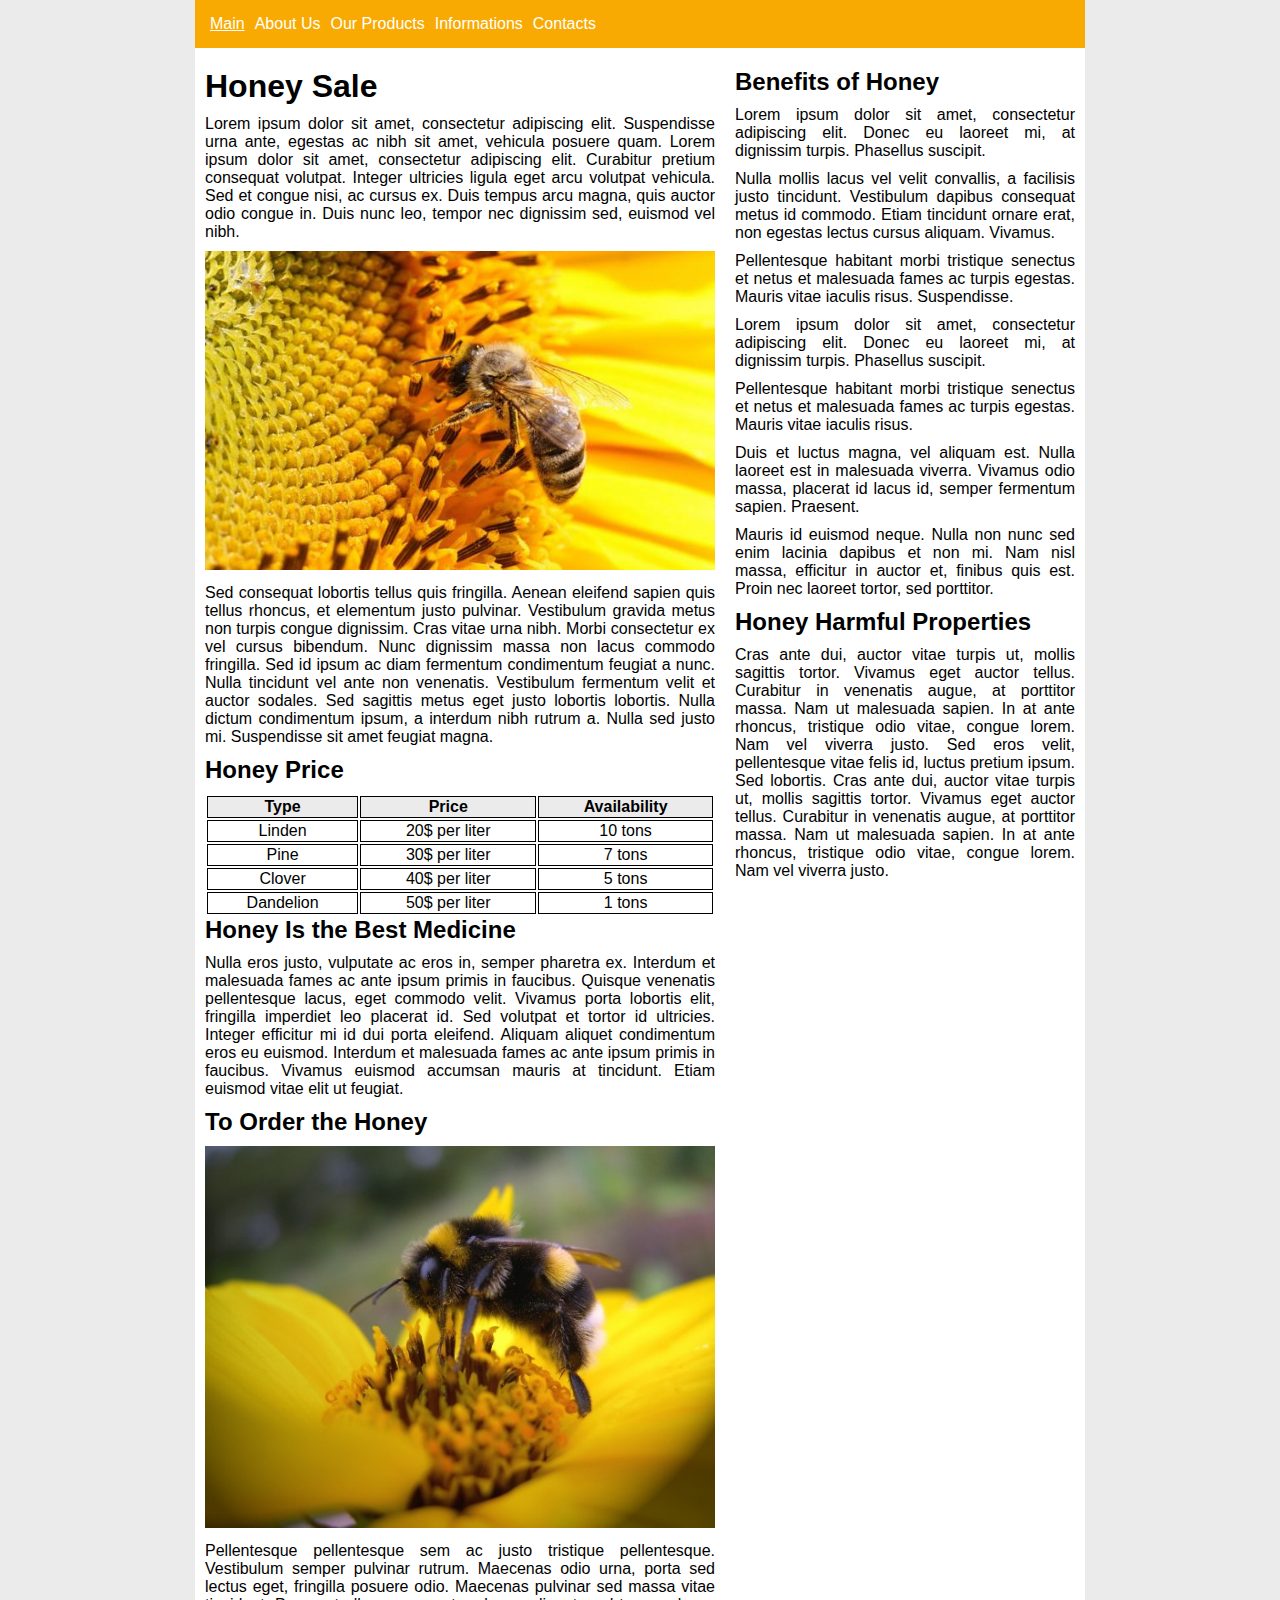
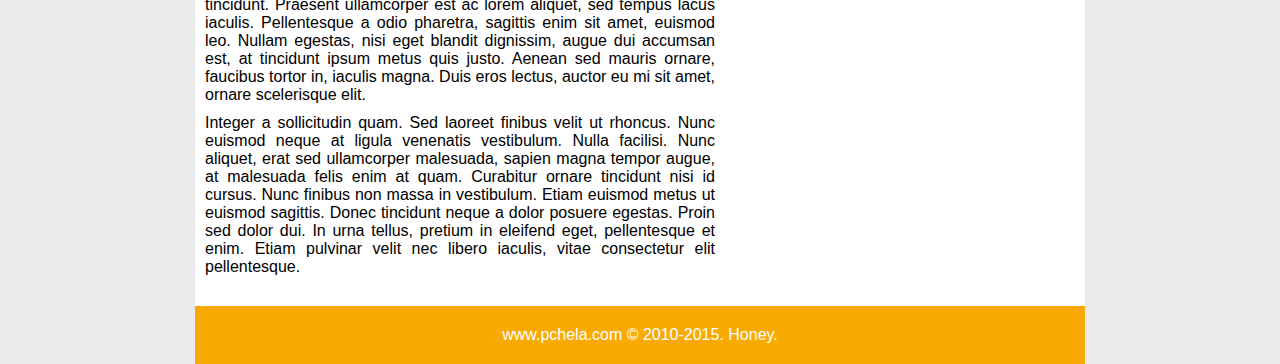
<file: beeweb-1/index.html>
<!DOCTYPE html>
<html lang="en">
<head>
    <meta charset="UTF-8">
    <meta name="viewport" content="width=device-width, initial-scale=1.0">
    <title>Document</title>
    <link rel="stylesheet" href="style.CSS">
</head>
<body>
    <div id="wrapper">
        <header id="header">
            <nav id="menu">
                <a href="#" class="active">Main</a>
                <a href="#">About Us</a>
                <a href="#">Our Products</a>
                <a href="#">Informations</a>
                <a href="#">Contacts</a>
            </nav>
        </header>
        <main id="main">
            <aside id="left">
                <section class="sale">
                    <h1>Honey Sale</h1>
                    <p>Lorem ipsum dolor sit amet, consectetur adipiscing elit. Suspendisse urna ante, egestas ac nibh sit amet, vehicula posuere quam. Lorem ipsum dolor sit amet, consectetur adipiscing elit. Curabitur pretium consequat volutpat. Integer ultricies ligula eget arcu volutpat vehicula. Sed et congue nisi, ac cursus ex. Duis tempus arcu magna, quis auctor odio congue in. Duis nunc leo, tempor nec dignissim sed, euismod vel nibh.</p>
                    <img src="img/bee.jpg" alt="bee">
                    <p>Sed consequat lobortis tellus quis fringilla. Aenean eleifend sapien quis tellus rhoncus, et elementum justo pulvinar. Vestibulum gravida metus non turpis congue dignissim. Cras vitae urna nibh. Morbi consectetur ex vel cursus bibendum. Nunc dignissim massa non lacus commodo fringilla. Sed id ipsum ac diam fermentum condimentum feugiat a nunc. Nulla tincidunt vel ante non venenatis. Vestibulum fermentum velit et auctor sodales. Sed sagittis metus eget justo lobortis lobortis. Nulla dictum condimentum ipsum, a interdum nibh rutrum a. Nulla sed justo mi. Suspendisse sit amet feugiat magna.</p>
                </section>
                <section class="price">
                    <h2>Honey Price</h2>
                    <table class="price">
                        <tr>
                            <th>Type</th>
                            <th>Price</th>
                            <th>Availability</th>
                        </tr>
                        <tr>
                            <td>Linden</td>
                            <td>20$ per liter</td>
                            <td>10 tons</td>
                        </tr>
                        <tr>
                            <td>Pine</td>
                            <td>30$ per liter</td>
                            <td>7 tons</td>
                        </tr>
                        <tr>
                            <td>Clover</td>
                            <td>40$ per liter</td>
                            <td>5 tons</td>
                        </tr>
                        <tr>
                            <td>Dandelion</td>
                            <td>50$ per liter</td>
                            <td>1 tons</td>
                        </tr>
                    </table>
                </section>
                <section class="medicine">
                    <h2>Honey Is the Best Medicine</h2>
                    <p>Nulla eros justo, vulputate ac eros in, semper pharetra ex. Interdum et malesuada fames ac ante ipsum primis in faucibus. Quisque venenatis pellentesque lacus, eget commodo velit. Vivamus porta lobortis elit, fringilla imperdiet leo placerat id. Sed volutpat et tortor id ultricies. Integer efficitur mi id dui porta eleifend. Aliquam aliquet condimentum eros eu euismod. Interdum et malesuada fames ac ante ipsum primis in faucibus. Vivamus euismod accumsan mauris at tincidunt. Etiam euismod vitae elit ut feugiat.</p>
                </section>
                <section class="order">
                    <h2>To Order the Honey</h2>
                    <img src="img/bee2.jpg" alt="bee">
                    <p>Pellentesque pellentesque sem ac justo tristique pellentesque. Vestibulum semper pulvinar rutrum. Maecenas odio urna, porta sed lectus eget, fringilla posuere odio. Maecenas pulvinar sed massa vitae tincidunt. Praesent ullamcorper est ac lorem aliquet, sed tempus lacus iaculis. Pellentesque a odio pharetra, sagittis enim sit amet, euismod leo. Nullam egestas, nisi eget blandit dignissim, augue dui accumsan est, at tincidunt ipsum metus quis justo. Aenean sed mauris ornare, faucibus tortor in, iaculis magna. Duis eros lectus, auctor eu mi sit amet, ornare scelerisque elit.</p>
                    <p>Integer a sollicitudin quam. Sed laoreet finibus velit ut rhoncus. Nunc euismod neque at ligula venenatis vestibulum. Nulla facilisi. Nunc aliquet, erat sed ullamcorper malesuada, sapien magna tempor augue, at malesuada felis enim at quam. Curabitur ornare tincidunt nisi id cursus. Nunc finibus non massa in vestibulum. Etiam euismod metus ut euismod sagittis. Donec tincidunt neque a dolor posuere egestas. Proin sed dolor dui. In urna tellus, pretium in eleifend eget, pellentesque et enim. Etiam pulvinar velit nec libero iaculis, vitae consectetur elit pellentesque.</p>

                </section>
            </aside>
            <aside id="right">
                <section class="benefits">
                    <h2>Benefits of Honey</h2>
                    <p>Lorem ipsum dolor sit amet, consectetur adipiscing elit. Donec eu laoreet mi, at dignissim turpis. Phasellus suscipit.</p>
                    <p>Nulla mollis lacus vel velit convallis, a facilisis justo tincidunt. Vestibulum dapibus consequat metus id commodo. Etiam tincidunt ornare erat, non egestas lectus cursus aliquam. Vivamus.</p>
                    <p>Pellentesque habitant morbi tristique senectus et netus et malesuada fames ac turpis egestas. Mauris vitae iaculis risus. Suspendisse.</p>
                    <p>Lorem ipsum dolor sit amet, consectetur adipiscing elit. Donec eu laoreet mi, at dignissim turpis. Phasellus suscipit.</p>
                    <p>Pellentesque habitant morbi tristique senectus et netus et malesuada fames ac turpis egestas. Mauris vitae iaculis risus.</p>
                    <p>Duis et luctus magna, vel aliquam est. Nulla laoreet est in malesuada viverra. Vivamus odio massa, placerat id lacus id, semper fermentum sapien. Praesent.</p>
                    <p>Mauris id euismod neque. Nulla non nunc sed enim lacinia dapibus et non mi. Nam nisl massa, efficitur in auctor et, finibus quis est. Proin nec laoreet tortor, sed porttitor.</p>
                </section>
                <section class="properties">
                    <h2>Honey Harmful Properties</h2>
                    <p>Cras ante dui, auctor vitae turpis ut, mollis sagittis tortor. Vivamus eget auctor tellus. Curabitur in venenatis augue, at porttitor massa. Nam ut malesuada sapien. In at ante rhoncus, tristique odio vitae, congue lorem. Nam vel viverra justo. Sed eros velit, pellentesque vitae felis id, luctus pretium ipsum. Sed lobortis.

                        Cras ante dui, auctor vitae turpis ut, mollis sagittis tortor. Vivamus eget auctor tellus. Curabitur in venenatis augue, at porttitor massa. Nam ut malesuada sapien. In at ante rhoncus, tristique odio vitae, congue lorem. Nam vel viverra justo.</p>

                </section>
                
            </aside>
        </main>
        <footer id="footer">
            www.pchela.com © 2010-2015. Honey.
        </footer>   
    </div>    
    </body>
</html>
</file>
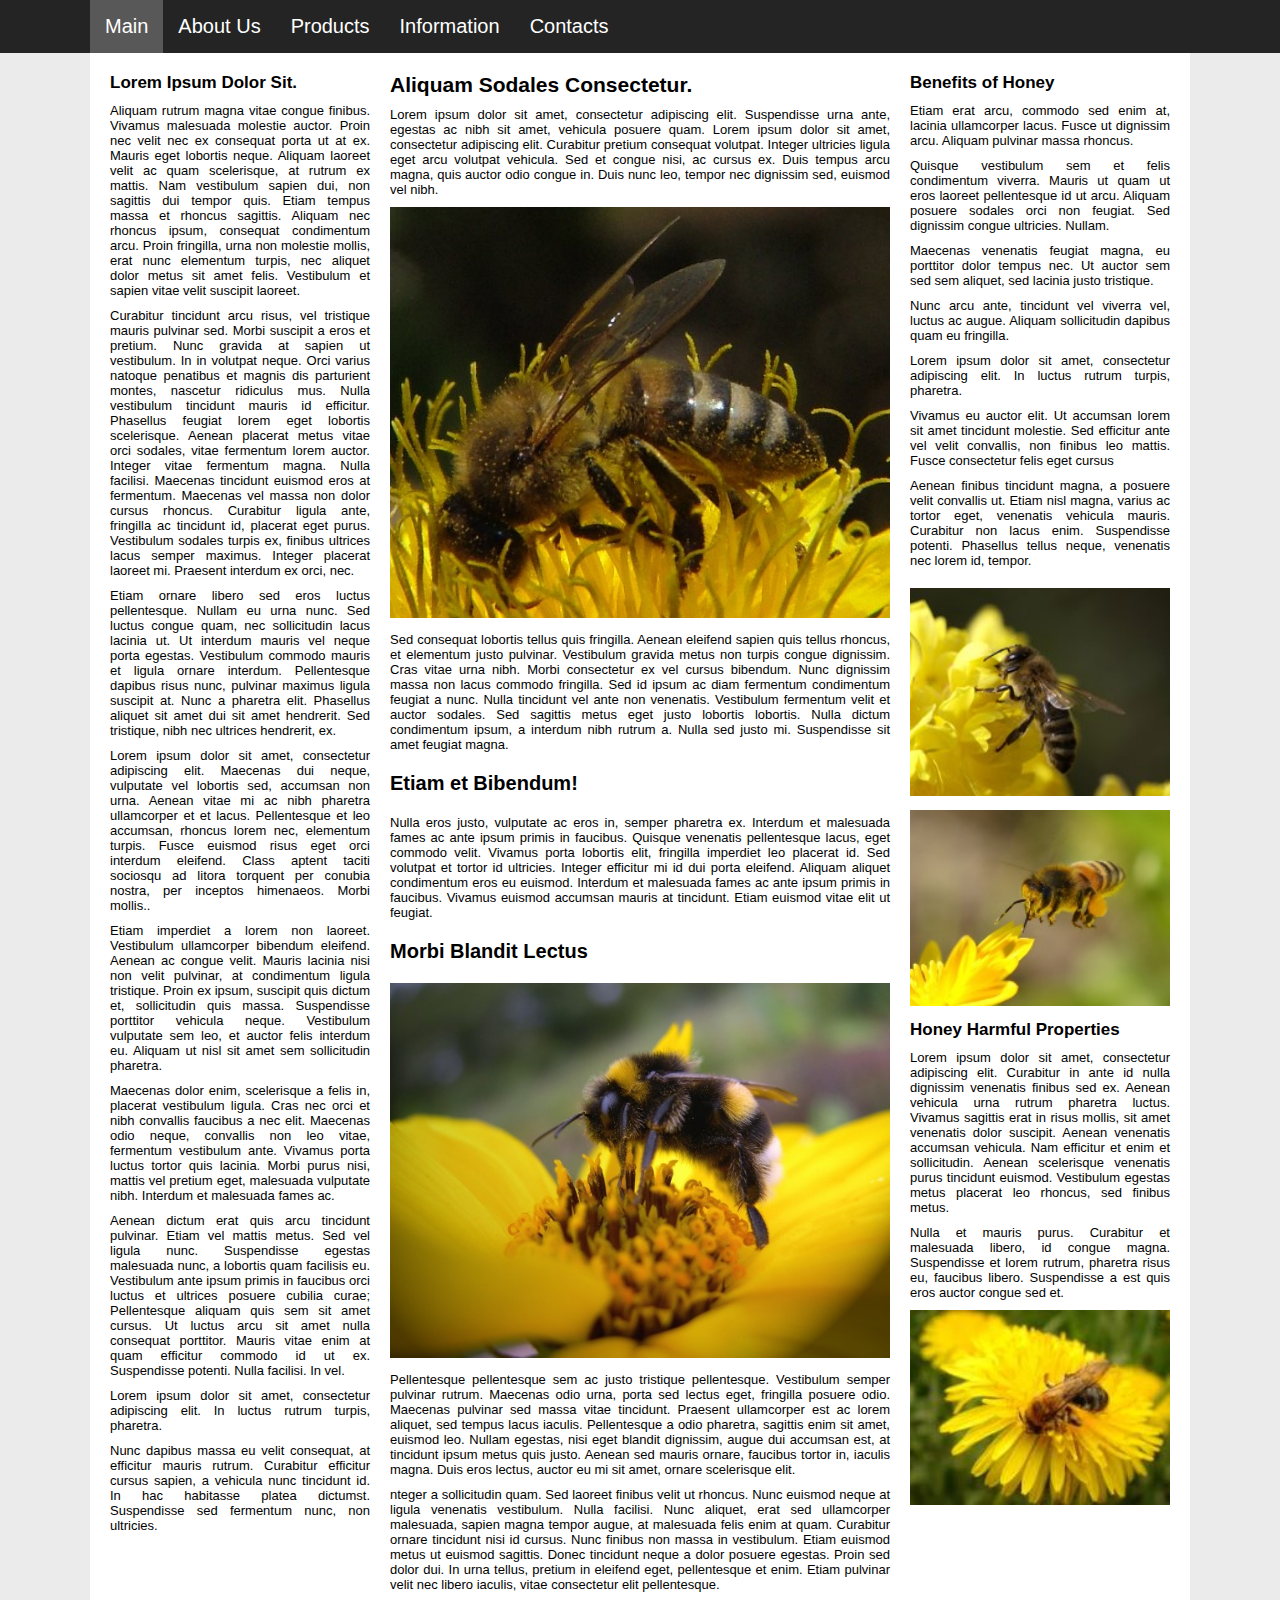
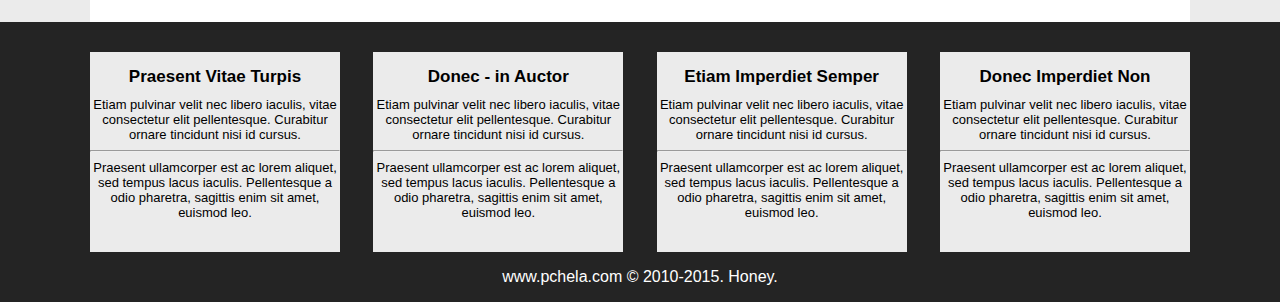
<file: beeweb-2/index.html>
<!DOCTYPE html>
<html lang="en">
<head>
    <meta charset="UTF-8">
    <meta name="viewport" content="width=device-width, initial-scale=1.0">
    <title>Document</title>
    <link rel="stylesheet" href="style.CSS">
</head>
    <body>
        <header id="header">
            <nav id="menu">
                <a href="" class="active">Main</a>
                <a href="">About Us</a>
                <a href="">Products</a>
                <a href="">Information</a>
                <a href="">Contacts</a>
            </nav>
        </header>
        <div class="wrapper">
            <aside id="left">
                <h2>Lorem Ipsum Dolor Sit.</h2>
                <p>Aliquam rutrum magna vitae congue finibus. Vivamus malesuada molestie auctor. Proin nec velit nec ex consequat porta ut at ex. Mauris eget lobortis neque. Aliquam laoreet velit ac quam scelerisque, at rutrum ex mattis. Nam vestibulum sapien dui, non sagittis dui tempor quis. Etiam tempus massa et rhoncus sagittis. Aliquam nec rhoncus ipsum, consequat condimentum arcu. Proin fringilla, urna non molestie mollis, erat nunc elementum turpis, nec aliquet dolor metus sit amet felis. Vestibulum et sapien vitae velit suscipit laoreet.</p>
                <p>Curabitur tincidunt arcu risus, vel tristique mauris pulvinar sed. Morbi suscipit a eros et pretium. Nunc gravida at sapien ut vestibulum. In in volutpat neque. Orci varius natoque penatibus et magnis dis parturient montes, nascetur ridiculus mus. Nulla vestibulum tincidunt mauris id efficitur. Phasellus feugiat lorem eget lobortis scelerisque. Aenean placerat metus vitae orci sodales, vitae fermentum lorem auctor. Integer vitae fermentum magna. Nulla facilisi. Maecenas tincidunt euismod eros at fermentum. Maecenas vel massa non dolor cursus rhoncus. Curabitur ligula ante, fringilla ac tincidunt id, placerat eget purus. Vestibulum sodales turpis ex, finibus ultrices lacus semper maximus. Integer placerat laoreet mi. Praesent interdum ex orci, nec.</p>
                <p>Etiam ornare libero sed eros luctus pellentesque. Nullam eu urna nunc. Sed luctus congue quam, nec sollicitudin lacus lacinia ut. Ut interdum mauris vel neque porta egestas. Vestibulum commodo mauris et ligula ornare interdum. Pellentesque dapibus risus nunc, pulvinar maximus ligula suscipit at. Nunc a pharetra elit. Phasellus aliquet sit amet dui sit amet hendrerit. Sed tristique, nibh nec ultrices hendrerit, ex.</p>
                <p>Lorem ipsum dolor sit amet, consectetur adipiscing elit. Maecenas dui neque, vulputate vel lobortis sed, accumsan non urna. Aenean vitae mi ac nibh pharetra ullamcorper et et lacus. Pellentesque et leo accumsan, rhoncus lorem nec, elementum turpis. Fusce euismod risus eget orci interdum eleifend. Class aptent taciti sociosqu ad litora torquent per conubia nostra, per inceptos himenaeos. Morbi mollis..</p>
                <p>Etiam imperdiet a lorem non laoreet. Vestibulum ullamcorper bibendum eleifend. Aenean ac congue velit. Mauris lacinia nisi non velit pulvinar, at condimentum ligula tristique. Proin ex ipsum, suscipit quis dictum et, sollicitudin quis massa. Suspendisse porttitor vehicula neque. Vestibulum vulputate sem leo, et auctor felis interdum eu. Aliquam ut nisl sit amet sem sollicitudin pharetra.</p>
                <p>Maecenas dolor enim, scelerisque a felis in, placerat vestibulum ligula. Cras nec orci et nibh convallis faucibus a nec elit. Maecenas odio neque, convallis non leo vitae, fermentum vestibulum ante. Vivamus porta luctus tortor quis lacinia. Morbi purus nisi, mattis vel pretium eget, malesuada vulputate nibh. Interdum et malesuada fames ac.</p>
                <p>Aenean dictum erat quis arcu tincidunt pulvinar. Etiam vel mattis metus. Sed vel ligula nunc. Suspendisse egestas malesuada nunc, a lobortis quam facilisis eu. Vestibulum ante ipsum primis in faucibus orci luctus et ultrices posuere cubilia curae; Pellentesque aliquam quis sem sit amet cursus. Ut luctus arcu sit amet nulla consequat porttitor. Mauris vitae enim at quam efficitur commodo id ut ex. Suspendisse potenti. Nulla facilisi. In vel.</p>
                <p>Lorem ipsum dolor sit amet, consectetur adipiscing elit. In luctus rutrum turpis, pharetra.</p>
                <p>Nunc dapibus massa eu velit consequat, at efficitur mauris rutrum. Curabitur efficitur cursus sapien, a vehicula nunc tincidunt id. In hac habitasse platea dictumst. Suspendisse sed fermentum nunc, non ultricies.</p>

            </aside>
            <main id="main">
                <h1>Aliquam Sodales Consectetur.</h1>
                <p>Lorem ipsum dolor sit amet, consectetur adipiscing elit. Suspendisse urna ante, egestas ac nibh sit amet, vehicula posuere quam. Lorem ipsum dolor sit amet, consectetur adipiscing elit. Curabitur pretium consequat volutpat. Integer ultricies ligula eget arcu volutpat vehicula. Sed et congue nisi, ac cursus ex. Duis tempus arcu magna, quis auctor odio congue in. Duis nunc leo, tempor nec dignissim sed, euismod vel nibh.</p>
                <img src="img/bee-1.jpg" alt="bee">
                <p>Sed consequat lobortis tellus quis fringilla. Aenean eleifend sapien quis tellus rhoncus, et elementum justo pulvinar. Vestibulum gravida metus non turpis congue dignissim. Cras vitae urna nibh. Morbi consectetur ex vel cursus bibendum. Nunc dignissim massa non lacus commodo fringilla. Sed id ipsum ac diam fermentum condimentum feugiat a nunc. Nulla tincidunt vel ante non venenatis. Vestibulum fermentum velit et auctor sodales. Sed sagittis metus eget justo lobortis lobortis. Nulla dictum condimentum ipsum, a interdum nibh rutrum a. Nulla sed justo mi. Suspendisse sit amet feugiat magna.</p>
                <h2>Etiam et Bibendum!</h2>
                <p>Nulla eros justo, vulputate ac eros in, semper pharetra ex. Interdum et malesuada fames ac ante ipsum primis in faucibus. Quisque venenatis pellentesque lacus, eget commodo velit. Vivamus porta lobortis elit, fringilla imperdiet leo placerat id. Sed volutpat et tortor id ultricies. Integer efficitur mi id dui porta eleifend. Aliquam aliquet condimentum eros eu euismod. Interdum et malesuada fames ac ante ipsum primis in faucibus. Vivamus euismod accumsan mauris at tincidunt. Etiam euismod vitae elit ut feugiat.</p>
                <h2>Morbi Blandit Lectus</h2>
                <img src="img/bee-2.jpg" alt="bee">
                <p>Pellentesque pellentesque sem ac justo tristique pellentesque. Vestibulum semper pulvinar rutrum. Maecenas odio urna, porta sed lectus eget, fringilla posuere odio. Maecenas pulvinar sed massa vitae tincidunt. Praesent ullamcorper est ac lorem aliquet, sed tempus lacus iaculis. Pellentesque a odio pharetra, sagittis enim sit amet, euismod leo. Nullam egestas, nisi eget blandit dignissim, augue dui accumsan est, at tincidunt ipsum metus quis justo. Aenean sed mauris ornare, faucibus tortor in, iaculis magna. Duis eros lectus, auctor eu mi sit amet, ornare scelerisque elit.</p>
                <p>nteger a sollicitudin quam. Sed laoreet finibus velit ut rhoncus. Nunc euismod neque at ligula venenatis vestibulum. Nulla facilisi. Nunc aliquet, erat sed ullamcorper malesuada, sapien magna tempor augue, at malesuada felis enim at quam. Curabitur ornare tincidunt nisi id cursus. Nunc finibus non massa in vestibulum. Etiam euismod metus ut euismod sagittis. Donec tincidunt neque a dolor posuere egestas. Proin sed dolor dui. In urna tellus, pretium in eleifend eget, pellentesque et enim. Etiam pulvinar velit nec libero iaculis, vitae consectetur elit pellentesque.</p>
            </main>
            <aside id="right">
                <h2>Benefits of Honey</h2>
                <ol>
                    <li>Etiam erat arcu, commodo sed enim at, lacinia ullamcorper lacus. Fusce ut dignissim arcu. Aliquam pulvinar massa rhoncus.</li>
                    <li>Quisque vestibulum sem et felis condimentum viverra. Mauris ut quam ut eros laoreet pellentesque id ut arcu. Aliquam posuere sodales orci non feugiat. Sed dignissim congue ultricies. Nullam.</li>
                    <li>Maecenas venenatis feugiat magna, eu porttitor dolor tempus nec. Ut auctor sem sed sem aliquet, sed lacinia justo tristique.</li>
                    <li>Nunc arcu ante, tincidunt vel viverra vel, luctus ac augue. Aliquam sollicitudin dapibus quam eu fringilla.</li>
                    <li>Lorem ipsum dolor sit amet, consectetur adipiscing elit. In luctus rutrum turpis, pharetra.</li>
                    <li>Vivamus eu auctor elit. Ut accumsan lorem sit amet tincidunt molestie. Sed efficitur ante vel velit convallis, non finibus leo mattis. Fusce consectetur felis eget cursus</li>
                    <li>Aenean finibus tincidunt magna, a posuere velit convallis ut. Etiam nisl magna, varius ac tortor eget, venenatis vehicula mauris. Curabitur non lacus enim. Suspendisse potenti. Phasellus tellus neque, venenatis nec lorem id, tempor.</li>
                </ol>
                <img src="img/bee-3.jpg" alt="bee">
                <img src="img/bee-4.jpg" alt="bee">
                <h2>Honey Harmful Properties</h2>
                <p>Lorem ipsum dolor sit amet, consectetur adipiscing elit. Curabitur in ante id nulla dignissim venenatis finibus sed ex. Aenean vehicula urna rutrum pharetra luctus. Vivamus sagittis erat in risus mollis, sit amet venenatis dolor suscipit. Aenean venenatis accumsan vehicula. Nam efficitur et enim et sollicitudin. Aenean scelerisque venenatis purus tincidunt euismod. Vestibulum egestas metus placerat leo rhoncus, sed finibus metus.</p>
                <p>Nulla et mauris purus. Curabitur et malesuada libero, id congue magna. Suspendisse et lorem rutrum, pharetra risus eu, faucibus libero. Suspendisse a est quis eros auctor congue sed et.</p>
                <img src="img/bee-5.jpg" alt="bee">
            </aside>
        </div>
        <footer id="footer">
            <div class="info">
                <div class="container">
                    <h2>Praesent Vitae Turpis</h2>
                    <p>Etiam pulvinar velit nec libero iaculis, vitae consectetur elit pellentesque. Curabitur ornare tincidunt nisi id cursus.</p>
                    <hr>
                    <p>Praesent ullamcorper est ac lorem aliquet, sed tempus lacus iaculis. Pellentesque a odio pharetra, sagittis enim sit amet, euismod leo.</p>
                </div>
                <div class="container">
                    <h2>Donec - in Auctor</h2>
                    <p>Etiam pulvinar velit nec libero iaculis, vitae consectetur elit pellentesque.
                        Curabitur ornare tincidunt nisi id cursus.</p>
                    <hr>
                    <p>Praesent ullamcorper est ac lorem aliquet, sed tempus lacus iaculis. Pellentesque a odio pharetra, sagittis enim sit amet, euismod leo.</p>
                </div>
                <div class="container">
                    <h2>Etiam Imperdiet Semper</h2>
                    <p>Etiam pulvinar velit nec libero iaculis, vitae consectetur elit pellentesque.

                        Curabitur ornare tincidunt nisi id cursus.</p>
                    <hr>
                    <p>Praesent ullamcorper est ac lorem aliquet, sed tempus lacus iaculis. Pellentesque a odio pharetra, sagittis enim sit amet, euismod leo.</p>
                </div>
                <div class="container">
                    <h2>Donec Imperdiet Non</h2>
                    <p>Etiam pulvinar velit nec libero iaculis, vitae consectetur elit pellentesque.

                        Curabitur ornare tincidunt nisi id cursus.</p>
                    <hr>
                    <p>Praesent ullamcorper est ac lorem aliquet, sed tempus lacus iaculis. Pellentesque a odio pharetra, sagittis enim sit amet, euismod leo.</p>
                </div>
            </div>
            <div class="copyright">www.pchela.com © 2010-2015. Honey.</div> 
        </footer>
    
    </body>
</html>
</file>
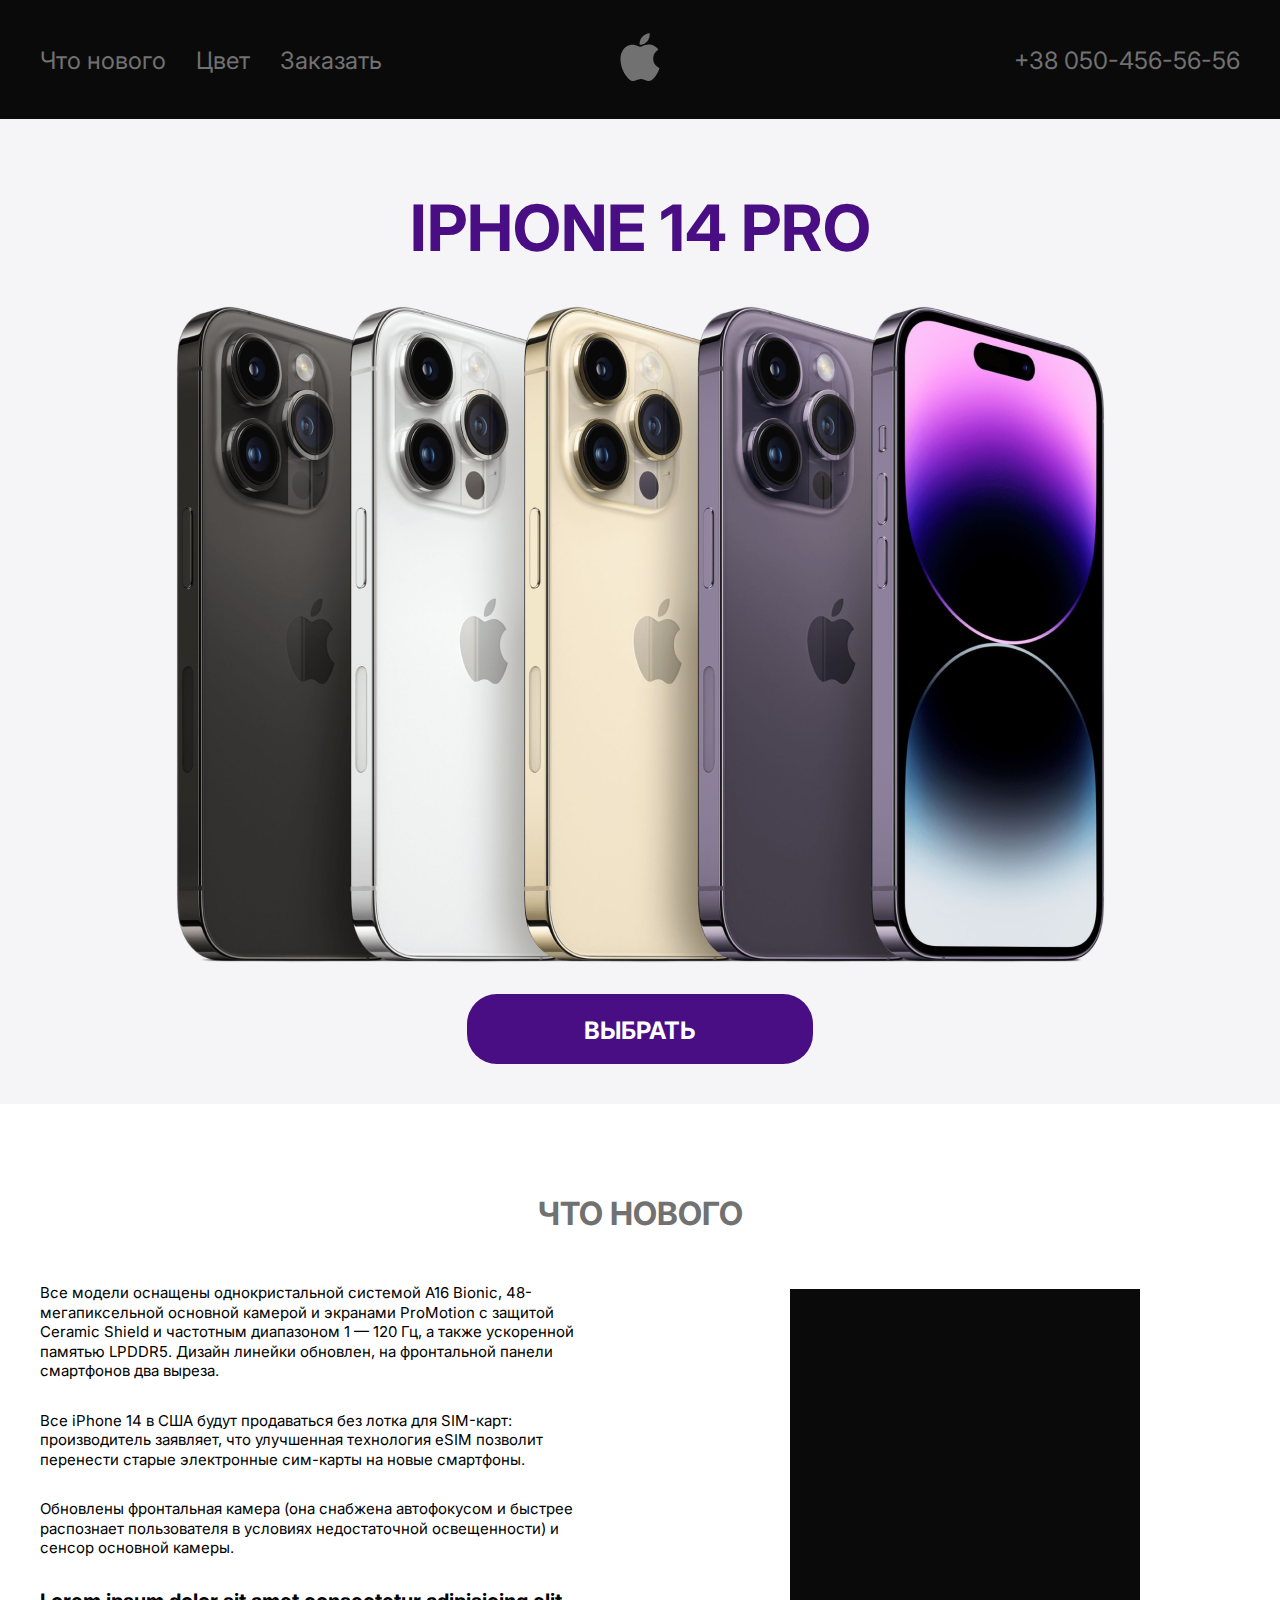
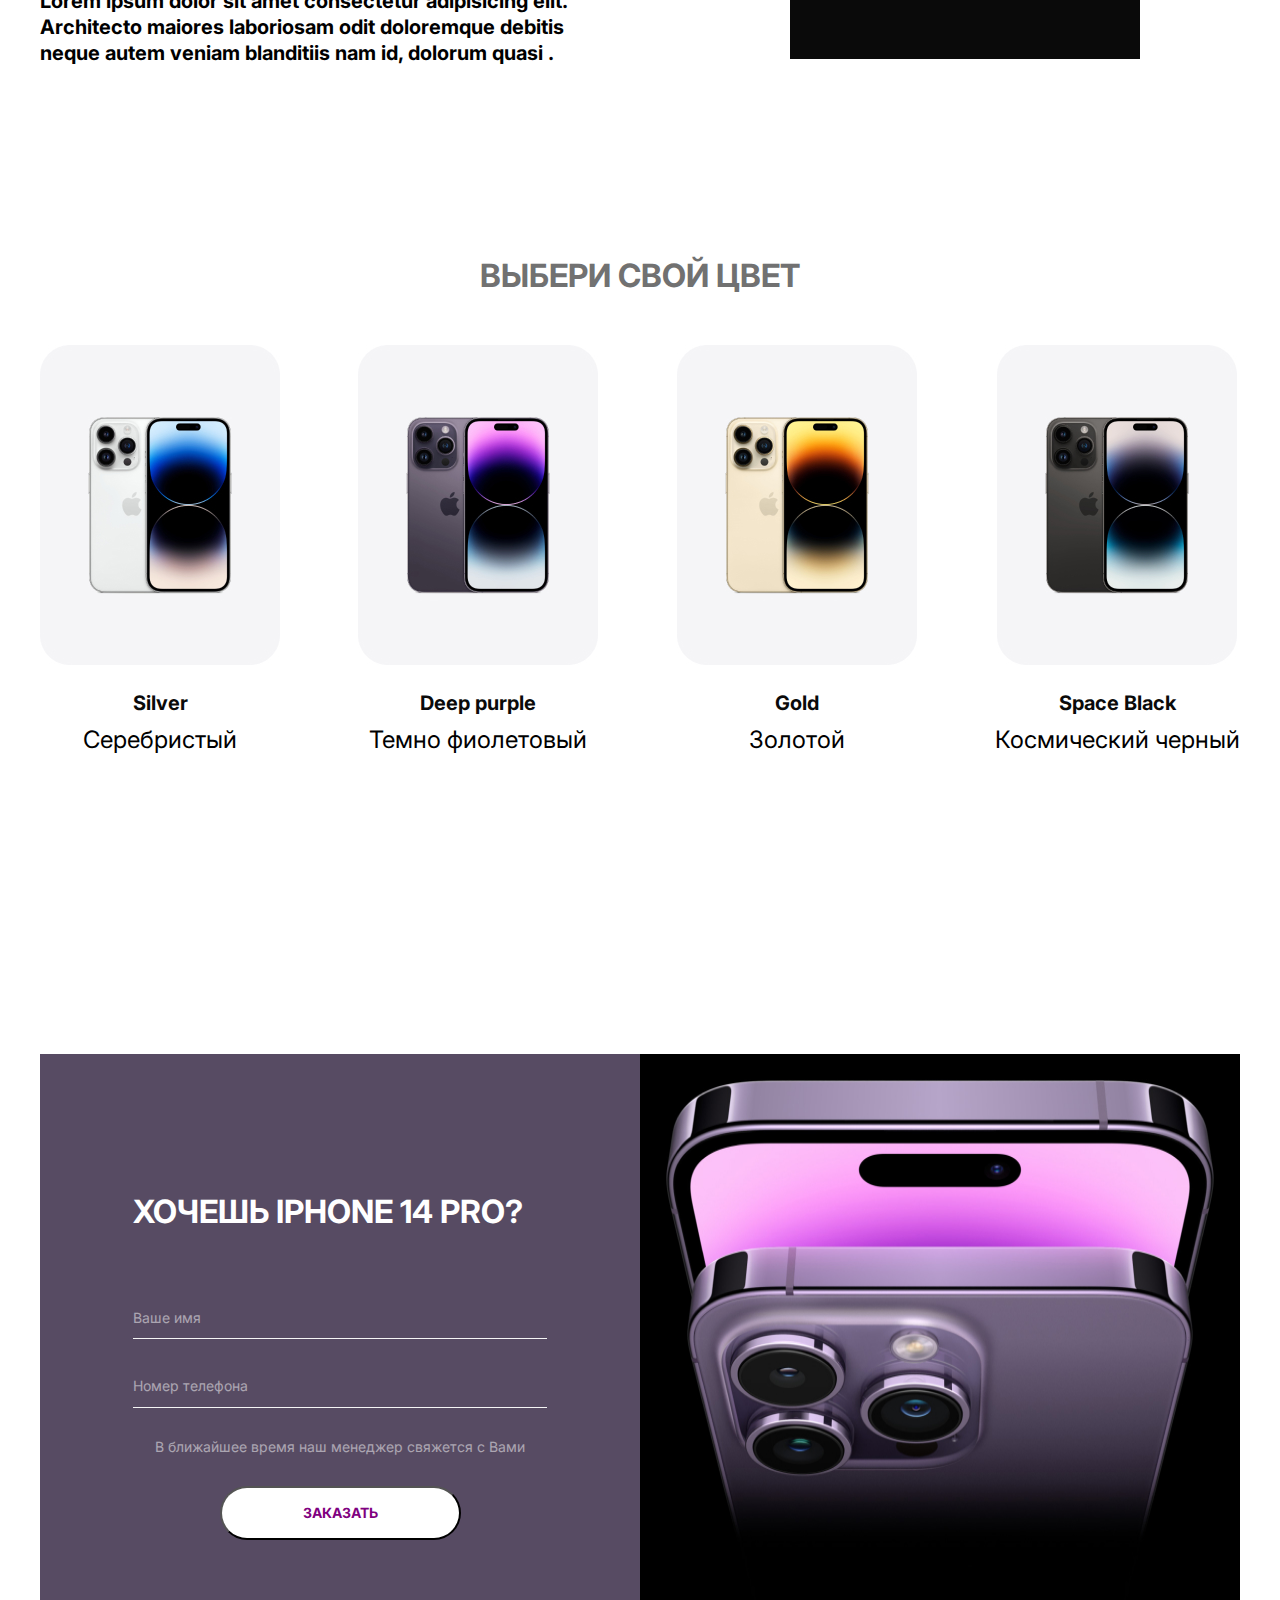
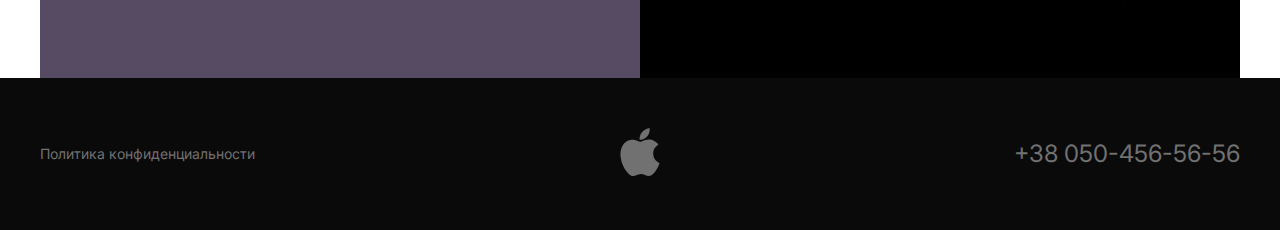
<file: iphone/index.html>
<!DOCTYPE html>
<html lang="en">
<head>
    <meta charset="UTF-8">
    <meta name="viewport" content="width=device-width, initial-scale=1.0">
    <title>Product page</title>
    <link rel="stylesheet" href="CSS/normalize.CSS">
    <link rel="preconnect" href="https://fonts.googleapis.com">
    <link rel="preconnect" href="https://fonts.gstatic.com" crossorigin>
    <link href="https://fonts.googleapis.com/css2?family=Inter:wght@400;700&family=League+Spartan:wght@400;700&family=Rubik+Doodle+Shadow&display=swap" rel="stylesheet">
    
    <link rel="stylesheet" href="CSS/style.CSS">

</head>
<body>
    <header class="header" id="header"> 
      <div class="container">
        <nav class="nav">  
            <button class="menu-btn"
            type="button">
                <span class="btn-line"></span>
                <span class="btn-line"></span>
                <span class="btn-line"></span>
                <span class="btn-line"></span>
            </button>
            <ul class="menu">
                <li class="menu-item">
                    <a href="#" class="menu-link">Что нового</a>
                </li>
                <li class="menu-item">
                    <a href="#" class="menu-link">Цвет</a>
                </li>
                <li class="menu-item">
                    <a href="#" class="menu-link">Заказать</a>
                </li>
                
            </ul>
            
            <a class="logo">
                <img class="logo-img" src="img/logo.svg" alt="Логотип сайта Aple">
            </a>

            <a href="tel:380504565656" class="phone">+38 050-456-56-56</a>
        </nav>
      </div>
    </header> 
    <main class="main">
        <section class="headline">
            <div class="container">
                <h1 class="title">IPHONE 14 PRO</h1>
                <img src="img/Iphone14pro.png" alt="IPHONE 14 PRO" class="headline-img">
                <a href="" class="headline-btn">ВЫБРАТЬ</a>
            </div>        
        </section>
         <section class="news">
            <div class="container">
                <h2 class="news-title">ЧТО НОВОГО</h2>
                <div class="news-info">
                    <div class="news-text">
                        <p>
                            Все модели оснащены однокристальной системой A16 Bionic, 48-мегапиксельной основной камерой и экранами ProMotion с защитой Ceramic Shield и частотным диапазоном 1 — 120 Гц, а также ускоренной памятью LPDDR5. Дизайн линейки обновлен, на фронтальной панели смартфонов два выреза. 
                        </p>
                        <p>
                            Все iPhone 14 в США будут продаваться без лотка для SIM-карт: производитель заявляет, что улучшенная технология eSIM позволит перенести старые электронные сим-карты на новые смартфоны.  
                        </p>
                        <p>
                            Обновлены фронтальная камера (она снабжена автофокусом и быстрее распознает пользователя в условиях недостаточной освещенности) и сенсор основной камеры.
                        </p>
                        <b>
                            Lorem ipsum dolor sit amet consectetur adipisicing elit. Architecto maiores laboriosam odit doloremque debitis neque autem veniam blanditiis nam id, dolorum quasi . 
                        </b>
                    </div>
                    <img  class="ipone-news" src="img/news.png" alt="iphone">
                </div>
            </div>
        </section>
        <section class="color">
            <div class="container">
                <h2 class="color-title">ВЫБЕРИ СВОЙ ЦВЕТ</h2>
                <ul class="color-list">
                    <li class="color-item">
                        <img src="img/color1.jpg" alt="">
                        <h3>Silver</h3>
                        <p>Серебристый</p>
                    </li>
                    <li class="color-item">
                        <img src="img/color2.jpg" alt="">
                        <h3>Deep purple</h3>
                        <p>Темно фиолетовый</p>
                    </li>
                    <li class="color-item">
                        <img src="img/color3.jpg" alt="">
                        <h3>Gold</h3>
                        <p>Золотой</p>
                    </li>
                    <li class="color-item">
                        <img src="img/color4.jpg" alt="">
                        <h3>Space Black</h3>
                        <p>Космический черный</p>
                    </li>
                </ul>
            </div>
        </section>
        <section class="contacts">
            <div class="container">
                <div class="contacts-inner">
                    <form action="#" class="contacts-form">
                        <h2 class="contacts-title">
                            ХОЧЕШЬ IPHONE 14 PRO?
                        </h2>
                        <input type="text" class="contacts-input" placeholder="Ваше имя">
                        <input type="text" class="contacts-input" placeholder="Номер телефона">
                        <p class="info">
                            В ближайшее время наш менеджер свяжется с Вами
                        </p>
                        <button type="submit" class="botton-input">
                            <b>ЗАКАЗАТЬ
                            </button></b>
                    </form>
                    <img  class="contacts-img" src="img/contacts.jpg" alt="iphone">
                </div>
            </div>
        </section>
    </main>
    <footer class="footer">
        <div class="container">
            <div class="footer-inner">
                <a href="#" class="footer-link">Политика конфиденциальности</a>
                <a class="logo">
                    <img class="logo-img" src="img/logo.svg" alt="Логотип сайта Aple">
                </a>
                <a href="tel:380504565656" class="phone">+38 050-456-56-56</a>
            </div>
        </div>
    </footer>  
    <script src="JS/main.js"></script>
</body>
</html>
</file>
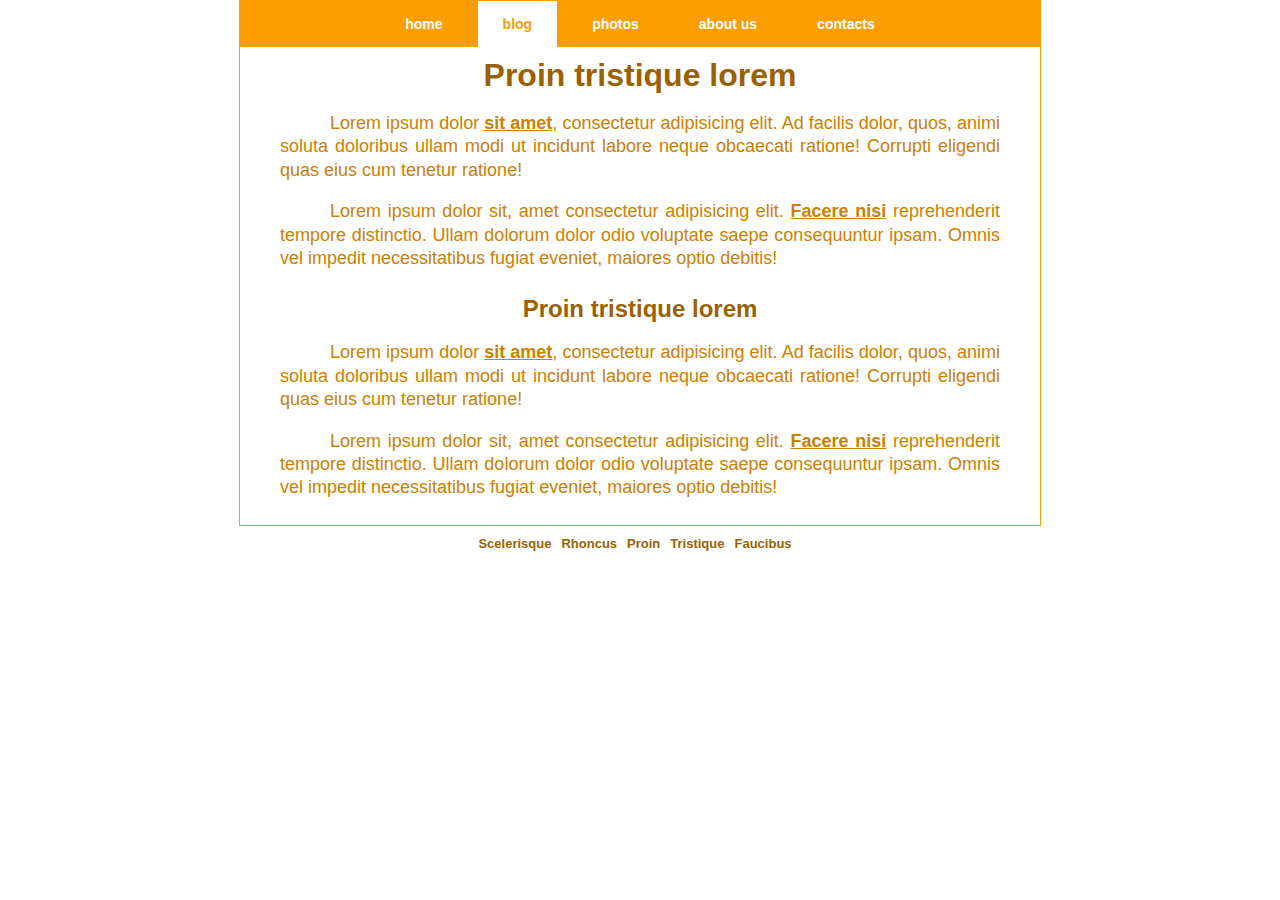
<file: Pracr2/index.html>
<!DOCTYPE html>
<html lang="en">
<head>
    <meta charset="UTF-8">
    <meta name="viewport" content="width=device-width, initial-scale=1.0">
    <title>Document</title>
    <link rel="stylesheet" href="style.CSS">
</head>
<body>
    <div id="wrapper">
        <div id="menu">
            <a href="">home</a>
            <a href="" class="active">blog</a>
            <a href="">photos</a>
            <a href="">about us</a>
            <a href="">contacts</a>
        </div>
        <div id="content1">
            <h1>Proin tristique lorem</h1>
            <p>Lorem ipsum dolor <a href="#">sit amet</a>, consectetur adipisicing elit. Ad facilis dolor, quos, animi soluta doloribus ullam modi ut incidunt labore neque obcaecati ratione! Corrupti eligendi quas eius cum tenetur ratione!</p>
            <p>Lorem ipsum dolor sit, amet consectetur adipisicing elit. <a href="#">Facere nisi</a> reprehenderit tempore distinctio. Ullam dolorum dolor odio voluptate saepe consequuntur ipsam. Omnis vel impedit necessitatibus fugiat eveniet, maiores optio debitis!</p>

        </div>
        <div id="content2">
            <h2>Proin tristique lorem</h1>
            <p>Lorem ipsum dolor <a href="#">sit amet</a>, consectetur adipisicing elit. Ad facilis dolor, quos, animi soluta doloribus ullam modi ut incidunt labore neque obcaecati ratione! Corrupti eligendi quas eius cum tenetur ratione!</p>
            <p>Lorem ipsum dolor sit, amet consectetur adipisicing elit. <a href="#">Facere nisi</a> reprehenderit tempore distinctio. Ullam dolorum dolor odio voluptate saepe consequuntur ipsam. Omnis vel impedit necessitatibus fugiat eveniet, maiores optio debitis!</p>

        </div>
       
    </div>
    <div class="footor">
        <a href="">Scelerisque</a>
        <a href="">Rhoncus</a>
        <a href="">Proin</a>
        <a href="">Tristique</a>
        <a href="">Faucibus</a>
    </div>
</html>
</file>
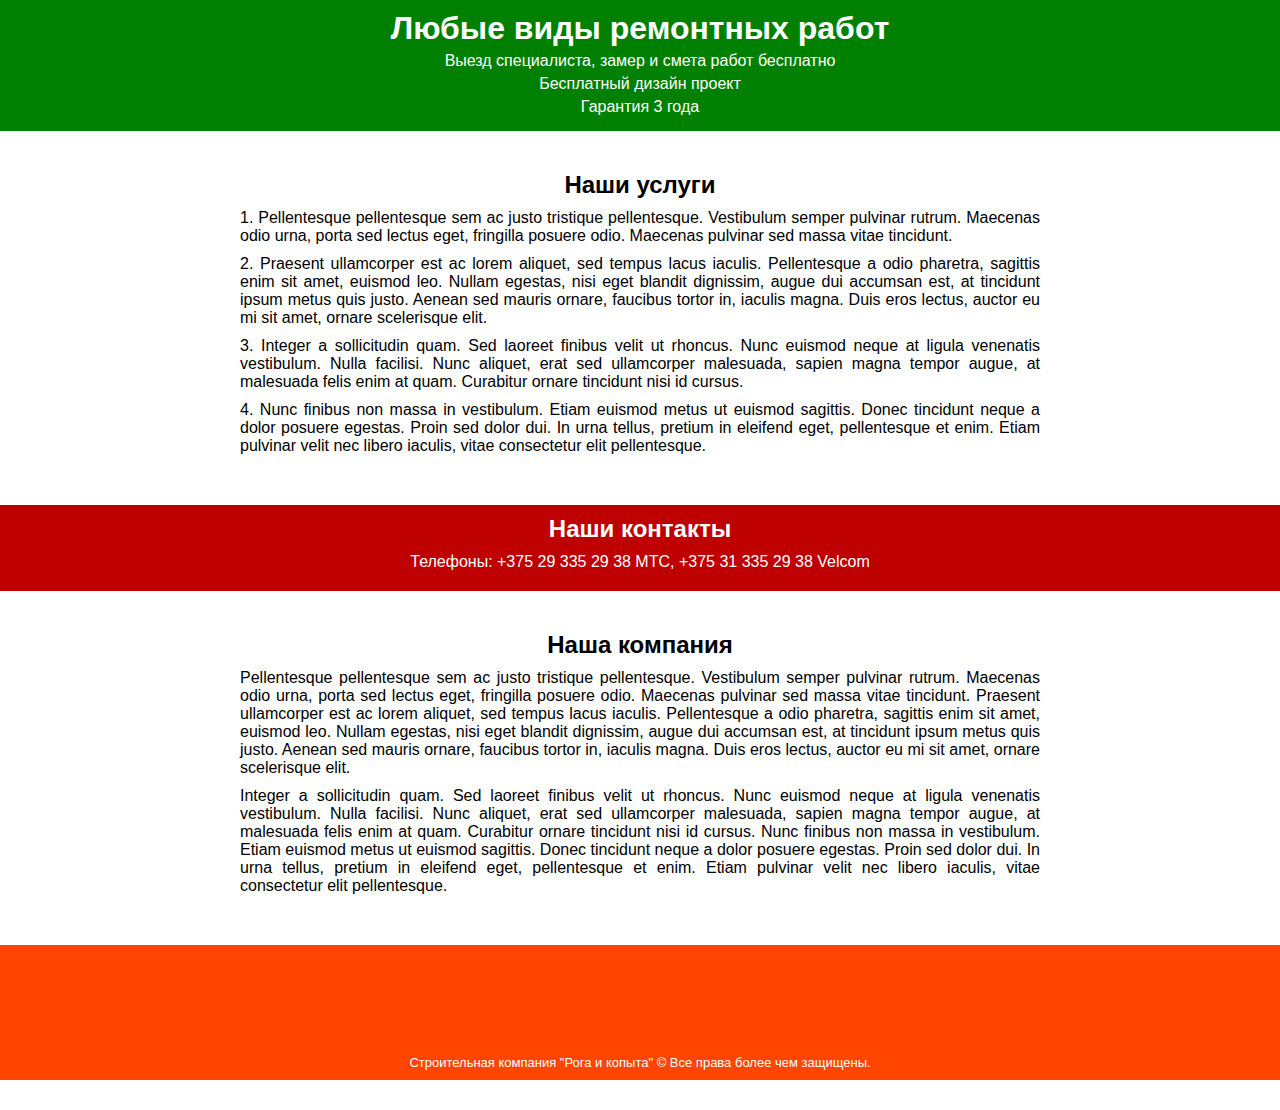
<file: Pract1/index.html>
<!DOCTYPE html>
<html lang="en">
<head>
    <meta charset="UTF-8">
    <meta name="viewport" content="width=device-width, initial-scale=1.0">
    <title>Document</title>
    <link rel="stylesheet" href="style.CSS">
</head>
<body>
    <div id="header" class="wrapper">
        <div class="center">
            <h1>Любые виды ремонтных работ</h1>
            <p>Выезд специалиста, замер и смета работ бесплатно</p>
            <p>Бесплатный дизайн проект</p>
            <p>Гарантия 3 года</p>
        </div>
    </div>
    <div id="services" class="wrapper">
        <div class="center">
            <h2>Наши услуги</h2>
            <ol>
                <li>Pellentesque pellentesque sem ac justo tristique pellentesque. Vestibulum semper pulvinar rutrum. Maecenas odio urna, porta sed lectus eget, fringilla posuere odio. Maecenas pulvinar sed massa vitae tincidunt.</li>
                <li>Praesent ullamcorper est ac lorem aliquet, sed tempus lacus iaculis. Pellentesque a odio pharetra, sagittis enim sit amet, euismod leo. Nullam egestas, nisi eget blandit dignissim, augue dui accumsan est, at tincidunt ipsum metus quis justo. Aenean sed mauris ornare, faucibus tortor in, iaculis magna. Duis eros lectus, auctor eu mi sit amet, ornare scelerisque elit.</li>
                <li>Integer a sollicitudin quam. Sed laoreet finibus velit ut rhoncus. Nunc euismod neque at ligula venenatis vestibulum. Nulla facilisi. Nunc aliquet, erat sed ullamcorper malesuada, sapien magna tempor augue, at malesuada felis enim at quam. Curabitur ornare tincidunt nisi id cursus.</li>
                <li>Nunc finibus non massa in vestibulum. Etiam euismod metus ut euismod sagittis. Donec tincidunt neque a dolor posuere egestas. Proin sed dolor dui. In urna tellus, pretium in eleifend eget, pellentesque et enim. Etiam pulvinar velit nec libero iaculis, vitae consectetur elit pellentesque.</li>
            </ol>
        </div>
    </div>
    <div id="contacts" class="wrapper">
        <div class="center">
            <h2>Наши контакты</h2>
            <p>Телефоны: +375 29 335 29 38 МТС, +375 31 335 29 38 Velcom</p>
        </div>
    </div>
    <div id="company" class="wrapper">
        <div class="center">
            <h2>Наша компания</h2>
            <p>Pellentesque pellentesque sem ac justo tristique pellentesque. Vestibulum semper pulvinar rutrum. Maecenas odio urna, porta sed lectus eget, fringilla posuere odio. Maecenas pulvinar sed massa vitae tincidunt. Praesent ullamcorper est ac lorem aliquet, sed tempus lacus iaculis. Pellentesque a odio pharetra, sagittis enim sit amet, euismod leo. Nullam egestas, nisi eget blandit dignissim, augue dui accumsan est, at tincidunt ipsum metus quis justo. Aenean sed mauris ornare, faucibus tortor in, iaculis magna. Duis eros lectus, auctor eu mi sit amet, ornare scelerisque elit.</p>
            <p>Integer a sollicitudin quam. Sed laoreet finibus velit ut rhoncus. Nunc euismod neque at ligula venenatis vestibulum. Nulla facilisi. Nunc aliquet, erat sed ullamcorper malesuada, sapien magna tempor augue, at malesuada felis enim at quam. Curabitur ornare tincidunt nisi id cursus. Nunc finibus non massa in vestibulum. Etiam euismod metus ut euismod sagittis. Donec tincidunt neque a dolor posuere egestas. Proin sed dolor dui. In urna tellus, pretium in eleifend eget, pellentesque et enim. Etiam pulvinar velit nec libero iaculis, vitae consectetur elit pellentesque.</p>
        </div>
    </div>
    <div id="footer" class="wrapper">
        <div class="center">
            Строительная компания "Рога и копыта" © Все права более чем защищены.
        </div>
    </div>
</html>
</file>
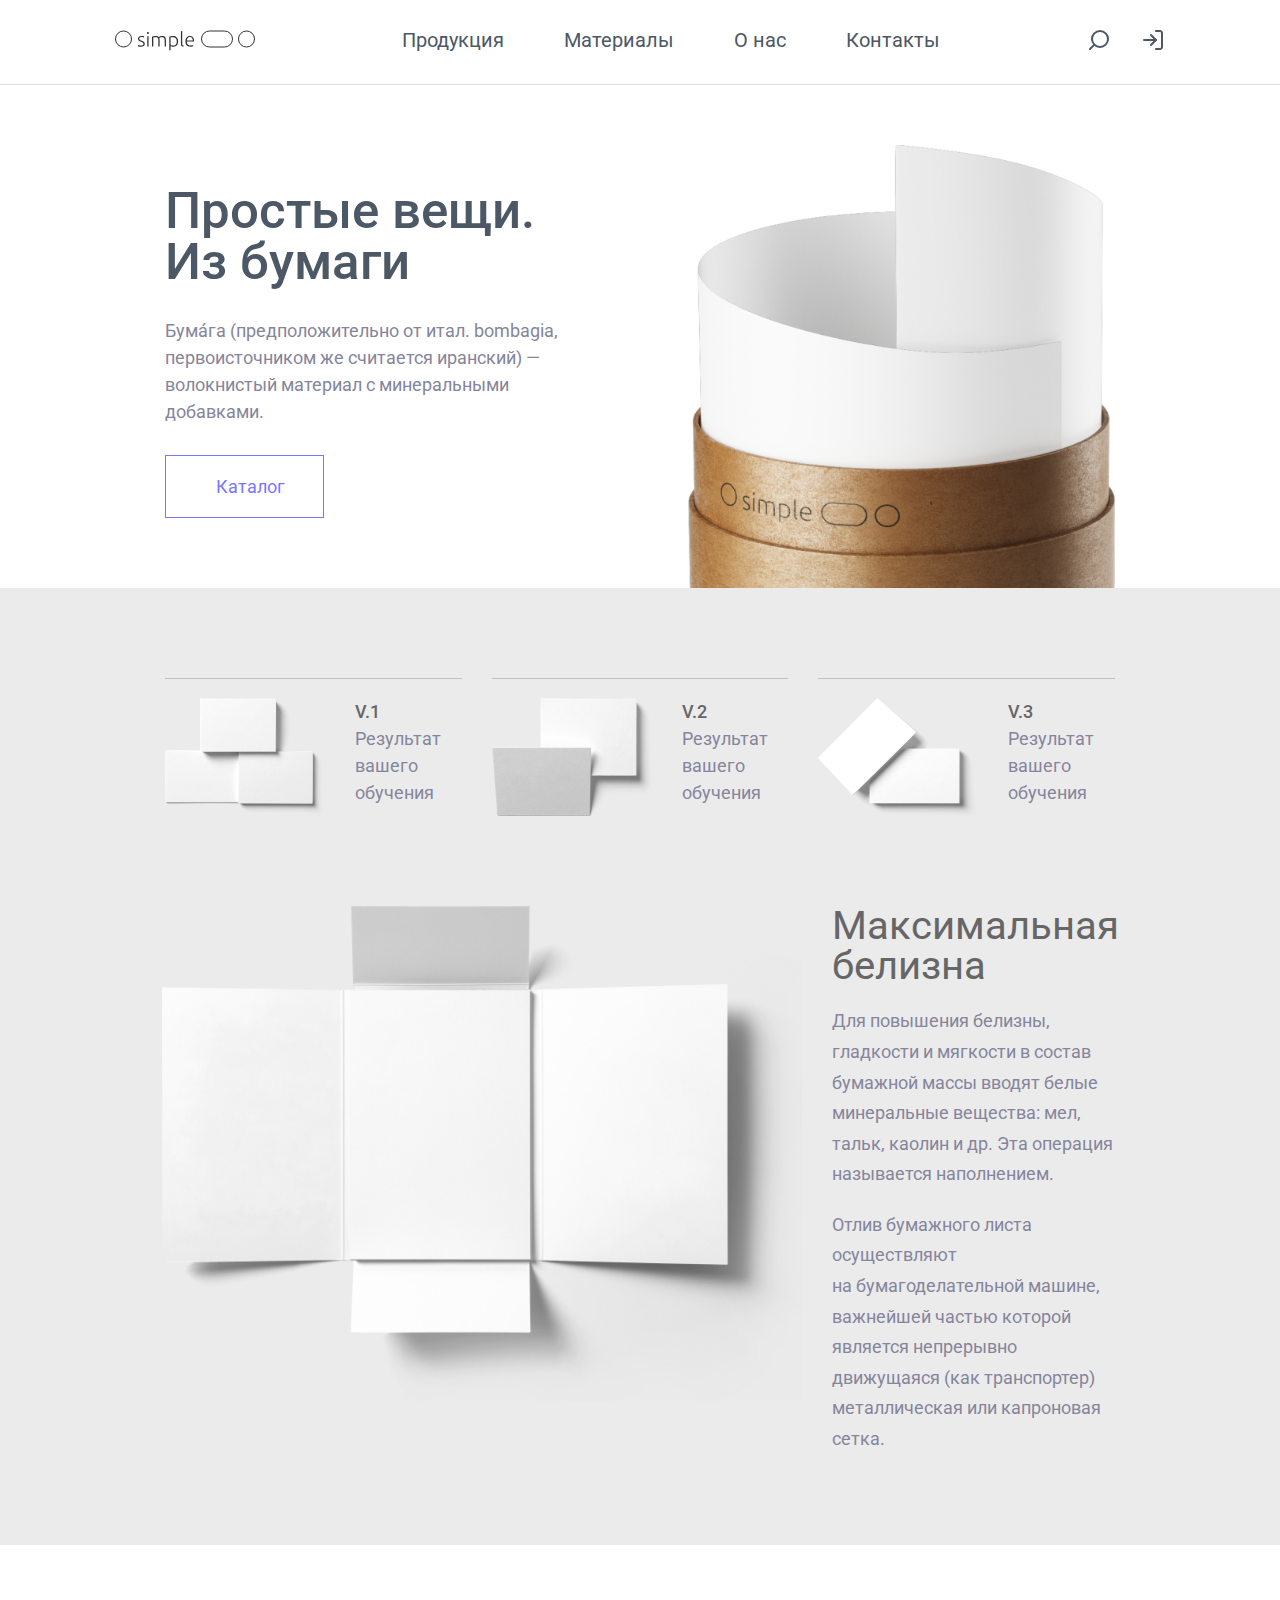
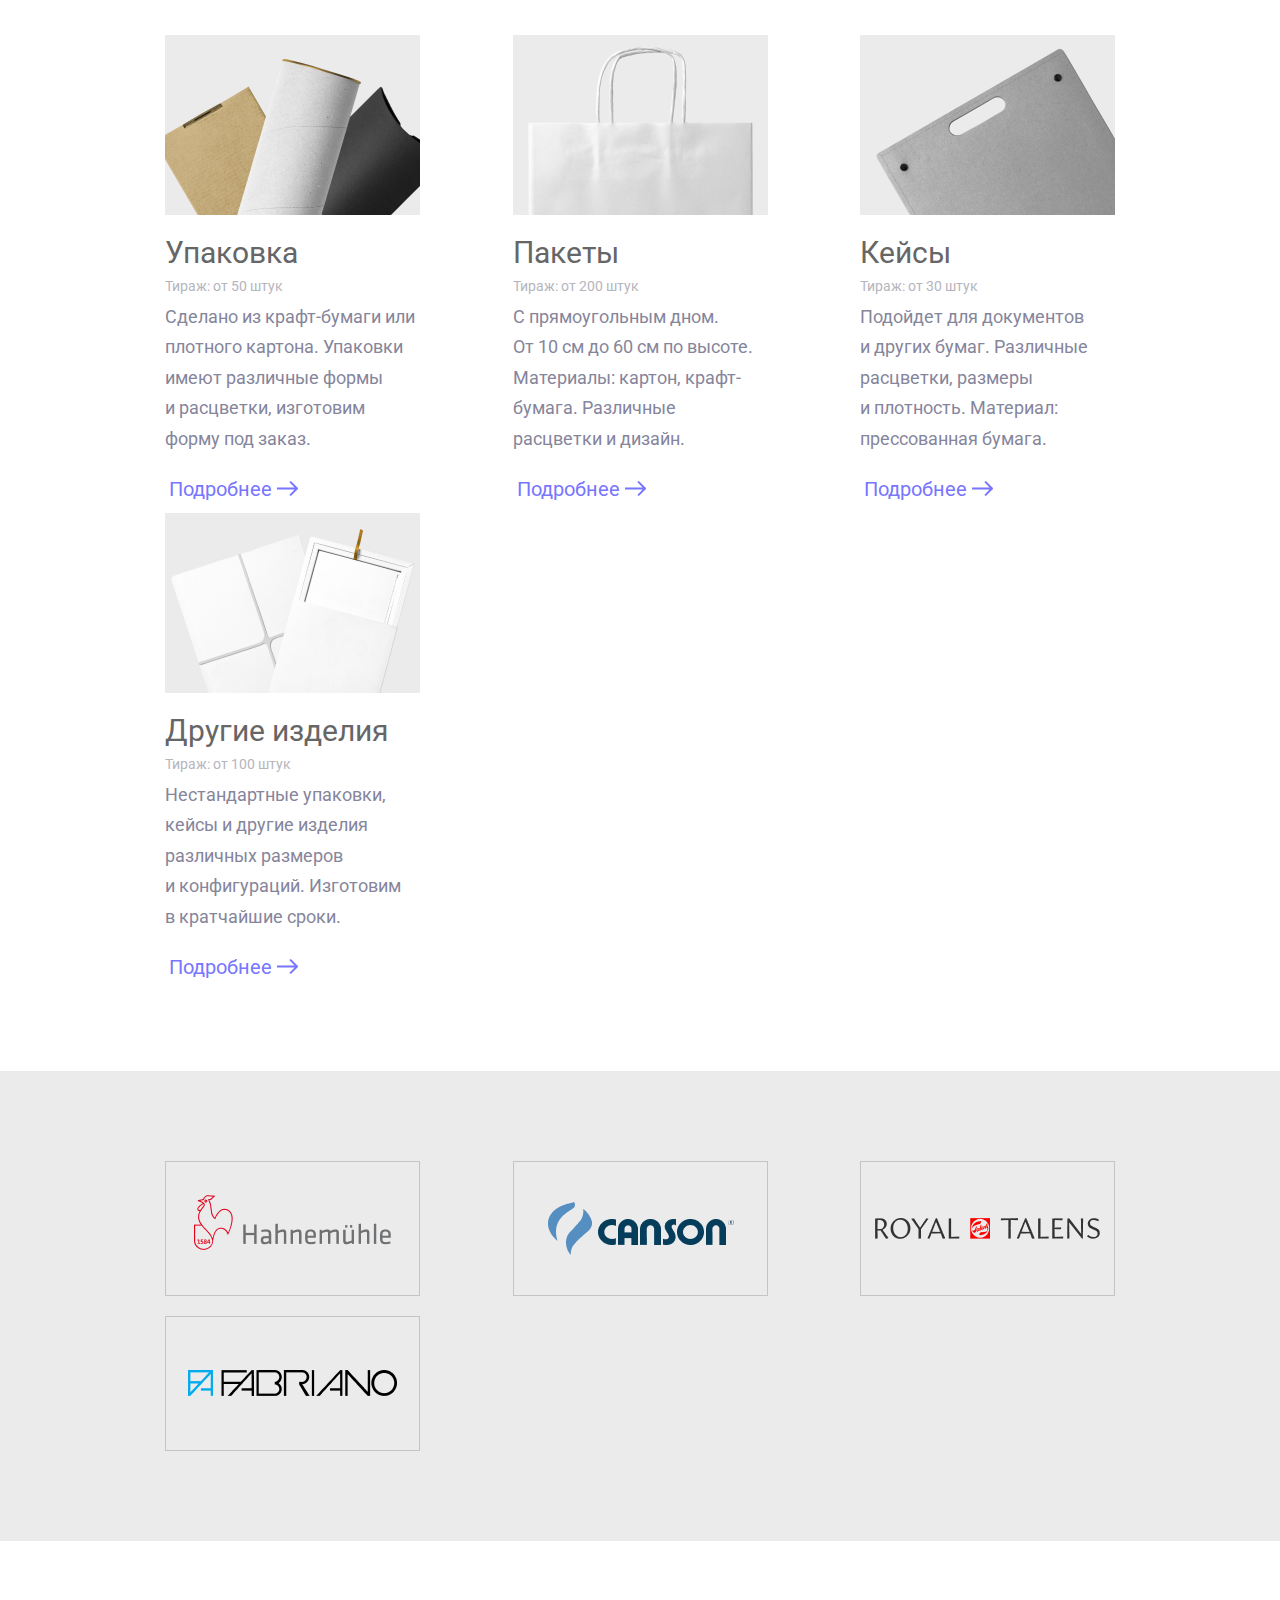
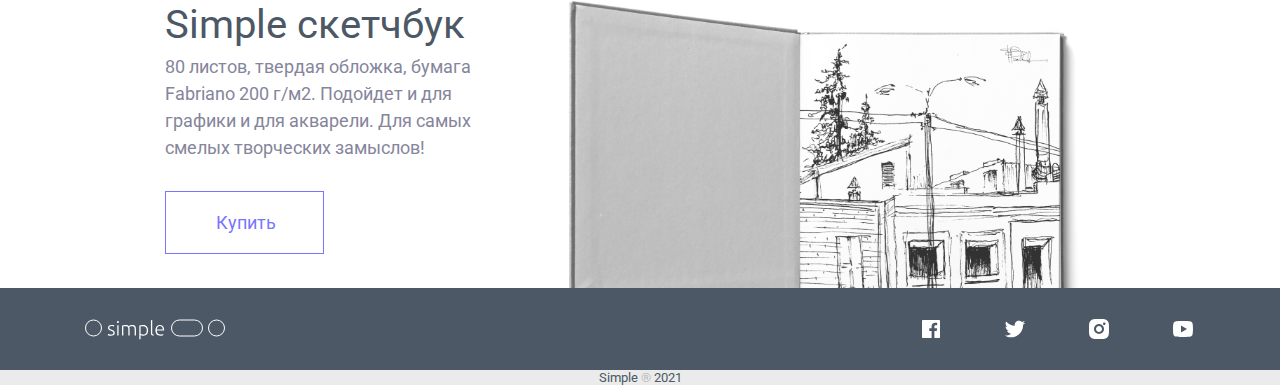
<file: simple/index.html>
<!DOCTYPE html>
<html lang="ru">
<head>
  <meta charset="UTF-8">
  <meta name="viewport" content="width=device-width, initial-scale=1.0">
  <title>Simple</title>
  <link rel="stylesheet" href="css/reset.CSS">
  <link rel="stylesheet" href="css/main.css">
</head>
<body>


  <!-- Header -->
  <header class="header">
    
      <div class="menu">
        <div class="menu__logo">
          <a class="menu__logo-link" href="#!">
            <img class="menu__logo-img" src="images/header/logo.svg" alt="">
          </a>
        </div>

        <button class="btn-br">
          &#9776
          <ul class="menu__list" >
            <li class="menu__list-item"><a class="menu__list-item-link" href="">Продукция</a></li>
            <li class="menu__list-item"><a class="menu__list-item-link" href="#!">Материалы</a></li>
            <li class="menu__list-item"><a class="menu__list-item-link" href="#!">О нас</a></li>
            <li class="menu__list-item"><a class="menu__list-item-link" href="#!">Контакты</a></li> 
          </ul>
          
        </button>

        <ul class="menu__list">
          <li class="menu__list-item"><a class="menu__list-item-link" href="">Продукция</a></li>
          <li class="menu__list-item"><a class="menu__list-item-link" href="#!">Материалы</a></li>
          <li class="menu__list-item"><a class="menu__list-item-link" href="#!">О нас</a></li>
          <li class="menu__list-item"><a class="menu__list-item-link" href="#!">Контакты</a></li> 
        </ul>

        <div class="btn">
          <a  class="btn-link" href="#!">

            <svg class="color" width="24" height="24" viewBox="0 0 24 24" fill="none" xmlns="http://www.w3.org/2000/svg">
            <g clip-path="url(#clip0_1_496)">
            <path d="M13 19C8.58175 19 5.00003 15.4183 5.00003 11C5.00003 6.58172 8.58175 3 13 3C17.4183 3 21 6.58172 21 11C21 15.4183 17.4183 19 13 19Z" stroke="#4C5866" stroke-width="2" stroke-linecap="round" stroke-linejoin="round"/>
            <path  d="M2.99998 20.9999L7.34998 16.6499" stroke="#4C5866" stroke-width="2" stroke-linecap="round" stroke-linejoin="round"/>
            </g>
            <defs>
            <clipPath id="clip0_1_496">
            <rect class="color" width="24" height="24" fill="white" transform="matrix(-1 0 0 1 24 0)"/>
            </clipPath>
            </defs>
            </svg>

          </a>
          <a class="btn-link" href="#!">
            <svg class="color" width="24" height="24" viewBox="0 0 24 24" fill="none" xmlns="http://www.w3.org/2000/svg">
              <g clip-path="url(#clip0_1_497)">
              <path d="M15 3H19C19.5304 3 20.0391 3.21071 20.4142 3.58579C20.7893 3.96086 21 4.46957 21 5V19C21 19.5304 20.7893 20.0391 20.4142 20.4142C20.0391 20.7893 19.5304 21 19 21H15" stroke="#4C5866" stroke-width="2" stroke-linecap="round" stroke-linejoin="round"/>
              <path d="M10 17L15 12L10 7" stroke="#4C5866" stroke-width="2" stroke-linecap="round" stroke-linejoin="round"/>
              <path d="M15 12H3" stroke="#4C5866" stroke-width="2" stroke-linecap="round" stroke-linejoin="round"/>
              </g>
              <defs>
              <clipPath id="clip0_1_497">
              <rect width="24" height="24" fill="white"/>
              </clipPath>
              </defs>
              </svg>

          </a>
        </div>
        <div class="hr hr-2"></div>
        
        <!-- <div class="btn-br">
          <img src="images/header/burger.png" alt="">
        </div> -->

      </div>
    </div>
  </header>
  <div class="hr"></div>
  <!--// Header -->


  <!-- Hero -->
  <main class="hero">
    <div class="wrapper">
      <div class="hero-main">
        <div class="hero-main__option">
          <h1 class="hero-main__title">Простые вещи. <br> Из бумаги</h1>
          <p class="hero-main__sup-title">Бума́га (предположительно от итал. bombagia, первоисточником же считается иранский) — волокнистый материал с минеральными добавками. </p>
          <a class="hero-main__btn" href="#!">Каталог</a>
        </div>
        <img class="hero-main-img" src="images/hero/hero.png" alt="">
        <img class="hero-main-img2" src="images/hero/hero2.png" alt="">
        <img class="hero-main-img3" src="images/hero/hero3.png" alt="">


      </div>
    </div>
  </main>
  <!-- //Hero -->


  <!-- education -->
  <section class="paper">
    <div class="wrapper wrapper_bc"> 
      <div class="paper-main">

        <div class="paper-var">

          <div class="paper-var_hr"></div>
          <div class="paper-var_hr paper-var_hr1"></div>
          <div class="paper-var_hr paper-var_hr2"></div>

          <div class="paper-var_elem">
            <img class="paper-var_elem-img" src="images/variant/var-1.png" alt="">
            <div  class="paper-var_text">
              <h2 class="paper-var_text-title">V.1</h2>
              <p class="paper-var_text-cubtitle">Результат вашего обучения</p>
            </div>
          </div>

          <div class="paper-var_elem paper-var_elem1">
            <img class="paper-var_elem-img" src="images/variant/var-2.png" alt="">
            <div class="paper-var_text">
              <h2 class="paper-var_text-title">V.2</h2>
              <p class="paper-var_text-cubtitle">Результат вашего обучения</p>
            </div>
          </div>

          <div class="paper-var_elem paper-var_elem2">
            <img class="paper-var_elem-img" src="images/variant/var-3.png" alt="">
            <div class="paper-var_text">
              <h2 class="paper-var_text-title">V.3</h2>
              <p class="paper-var_text-cubtitle">Результат вашего обучения</p>
            </div>
          </div>

        </div>

        <div class="paper-main-var">
          <img class="paper-main-var_img" src="images/variant/var-4.png" alt="">
          <img class="paper-main-var_img2" src="images/variant/var-4-2.png" alt="">
          <img class="paper-main-var_img3" src="images/variant/var-4-3.png" alt="">
          <img class="paper-main-var_img4" src="images/variant/var-4-4.png" alt="">

          <div class="paper-main-var_about">
            <h1 class="paper-main-var_about-title">Максимальная белизна</h1>
            <p class="paper-main-var_about-cubtitle">Для повышения белизны, гладкости и мягкости в состав бумажной массы вводят белые минеральные вещества: мел, тальк, каолин и др.  Эта операция называется наполнением.
            </p> <p class="paper-main-var_about-cubtitle"> Отлив бумажного листа осуществляют на бумагоделательной машине, важнейшей частью которой является непрерывно движущаяся (как транспортер) металлическая или капроновая сетка.</p>
          </div>

        </div>
      </div>
    </div>
  </section>
  <!-- //education -->


  <!-- products -->
  <section class="products">
    <div class="wrapper">
      <div class="products-list">

        <div class="products-list-element">
          <img class="products-list-element_img" src="images/products/var-1.jpg" alt="">
          <h2 class="products-list-element_title" >Упаковка</h2>
          <p class="products-list-element_info">Тираж: от 50 штук</p>
          <p class="products-list-element_suptitle">Сделано из крафт-бумаги или плотного картона. Упаковки имеют различные формы и расцветки, изготовим форму под заказ.</p>
          <a class="products-list-element_link" href="#!">
            Подробнее
            <svg  width="21" height="15" viewBox="0 0 21 15" fill="none" xmlns="http://www.w3.org/2000/svg">
            <path class="arrow" d="M20.7071 8.20711C21.0976 7.81658 21.0976 7.18342 20.7071 6.79289L14.3431 0.428932C13.9526 0.0384078 13.3195 0.0384078 12.9289 0.428932C12.5384 0.819457 12.5384 1.45262 12.9289 1.84315L18.5858 7.5L12.9289 13.1569C12.5384 13.5474 12.5384 14.1805 12.9289 14.5711C13.3195 14.9616 13.9526 14.9616 14.3431 14.5711L20.7071 8.20711ZM0 8.5H20V6.5H0V8.5Z" fill="#7875FE"/>
          </a>
        </div>
        
        

        <div class="products-list-element">
          <img class="products-list-element_img" src="images/products/var-2.jpg" alt="">
          <h2 class="products-list-element_title" >Пакеты</h2>
          <p class="products-list-element_info">Тираж: от 200 штук</p>
          <p class="products-list-element_suptitle">С прямоугольным дном. От 10 см до 60 см по высоте. Материалы: картон, крафт-бумага. Различные расцветки и дизайн.</p>
          <a class="products-list-element_link" href="#!">
            Подробнее
            <svg  width="21" height="15" viewBox="0 0 21 15" fill="none" xmlns="http://www.w3.org/2000/svg">
            <path class="arrow" d="M20.7071 8.20711C21.0976 7.81658 21.0976 7.18342 20.7071 6.79289L14.3431 0.428932C13.9526 0.0384078 13.3195 0.0384078 12.9289 0.428932C12.5384 0.819457 12.5384 1.45262 12.9289 1.84315L18.5858 7.5L12.9289 13.1569C12.5384 13.5474 12.5384 14.1805 12.9289 14.5711C13.3195 14.9616 13.9526 14.9616 14.3431 14.5711L20.7071 8.20711ZM0 8.5H20V6.5H0V8.5Z" fill="#7875FE"/>
          </a>
        </div>

        <div class="products-list-element">
          <img class="products-list-element_img" src="images/products/var-3.png" alt="">
          <h2 class="products-list-element_title" >Кейсы</h2>
          <p class="products-list-element_info">Тираж: от 30 штук</p>
          <p class="products-list-element_suptitle">Подойдет для документов и других бумаг. Различные расцветки, размеры и плотность. Материал: прессованная бумага.</p>
          <a class="products-list-element_link" href="#!">Подробнее 
            
            <svg  width="21" height="15" viewBox="0 0 21 15" fill="none" xmlns="http://www.w3.org/2000/svg">
              <path class="arrow" d="M20.7071 8.20711C21.0976 7.81658 21.0976 7.18342 20.7071 6.79289L14.3431 0.428932C13.9526 0.0384078 13.3195 0.0384078 12.9289 0.428932C12.5384 0.819457 12.5384 1.45262 12.9289 1.84315L18.5858 7.5L12.9289 13.1569C12.5384 13.5474 12.5384 14.1805 12.9289 14.5711C13.3195 14.9616 13.9526 14.9616 14.3431 14.5711L20.7071 8.20711ZM0 8.5H20V6.5H0V8.5Z" fill="#7875FE"/>
          </a>
        </div>

        <div class="products-list-element">
          <img class="products-list-element_img" src="images/products/var-4.png" alt="">
          <h2 class="products-list-element_title" >Другие изделия </h2>
          <p class="products-list-element_info">Тираж: от 100 штук</p>
          <p class="products-list-element_suptitle">Нестандартные упаковки, кейсы и другие изделия различных размеров и конфигураций. Изготовим в кратчайшие сроки.</p>
          
          <a class="products-list-element_link" href="#!">
            
            Подробнее
           
            <svg  width="21" height="15" viewBox="0 0 21 15" fill="none" xmlns="http://www.w3.org/2000/svg">
              <path class="arrow" d="M20.7071 8.20711C21.0976 7.81658 21.0976 7.18342 20.7071 6.79289L14.3431 0.428932C13.9526 0.0384078 13.3195 0.0384078 12.9289 0.428932C12.5384 0.819457 12.5384 1.45262 12.9289 1.84315L18.5858 7.5L12.9289 13.1569C12.5384 13.5474 12.5384 14.1805 12.9289 14.5711C13.3195 14.9616 13.9526 14.9616 14.3431 14.5711L20.7071 8.20711ZM0 8.5H20V6.5H0V8.5Z" fill="#7875FE"/>
          </a>
        </div>

      </div>
    </div>
  </section>
  <!-- //products -->


  <!-- Firms -->
  <section class="firms">
    <div class="wrapper wrapper_bc">
      <div class="firms-list">
        <div class="firms-item">
          <a class="firms-item_link" href="#!"><img class="firms-item_img" src="images/firms/hahnem.png" alt=""></a>
        </div>
        <div class="firms-item">
          <a class="firms-item_link" href="#!"><img class="firms-item_img" src="images/firms/canson.png" alt=""></a>
        </div>
        <div class="firms-item">
          <a class="firms-item_link" href="#!"><img class="firms-item_img" src="images/firms/royal.png" alt=""></a>
        </div>
        <div class="firms-item">
          <a class="firms-item_link" href="#!"><img class="firms-item_img" src="images/firms/fabriano.png" alt=""></a>
        </div>
      </div>
    </div>
  </section>
  <!-- //Firms -->

  
  <!-- book -->
  <main class="hero book">
    <div class="wrapper">
      <div class="hero-main hero-main_bk">
        <div class="hero-main__option hero-main__option_bk">
          <h1 class="hero-main__title hero-main__title_bk">Simple скетчбук</h1>
          <p class="hero-main__sup-title hero-main__sup-title_bk">80 листов, твердая обложка, бумага  Fabriano 200 г/м2. Подойдет и для графики и для акварели. Для самых смелых творческих замыслов! </p>
          <a class="hero-main__btn" href="#!">Купить</a>
        </div>
        <div class="img-book">
          <img class="hero-main-img_bk" src="images/book/book.png" alt="">
          <img class="hero-main-img_bk2" src="images/book/book-3.png" alt="">
        </div>
        

      </div>
    </div>
  </main>
  <!-- //book -->















  <!-- footer -->
  <footer class="footer-bc" >
    <div class="header footer">
      <div class="menu menu_bc">
        <div class="menu__logo">
          <a class="menu__logo-link" href="#!">
            <img class="menu__logo-img" src="images/header/logo-footer.svg" alt="">
          </a>
        </div>
        <div class="hr hr-2"></div>

        <ul class="menu__list menu__list-ft">
          <a class="menu__logo-link" href="#!">
            <img class="menu__logo-img" src="images/footer/fb.svg" alt="">
          </a>
          <a class="menu__logo-link" href="#!">
            <img class="menu__logo-img" src="images/footer/twitter.svg" alt="">
          </a>
          <a class="menu__logo-link" href="#!">
            <img class="menu__logo-img" src="images/footer/instagram.svg" alt="">
          </a>
          <a class="menu__logo-link" href="#!">
            <img class="menu__logo-img" src="images/footer/youtube.svg" alt="">
          </a>
        </ul>

      </div>
    </div>
      
    
  </footer>
  <!--// footer -->


  <!-- about -->
  <div class="about">
    <div class="wrapper wrapper_bci">
      <div class="info">
        Simple <span class="icon">®</span> 2021
      </div>
    </div>
  </div>
  <!-- //about -->


</body>
</html>
</file>
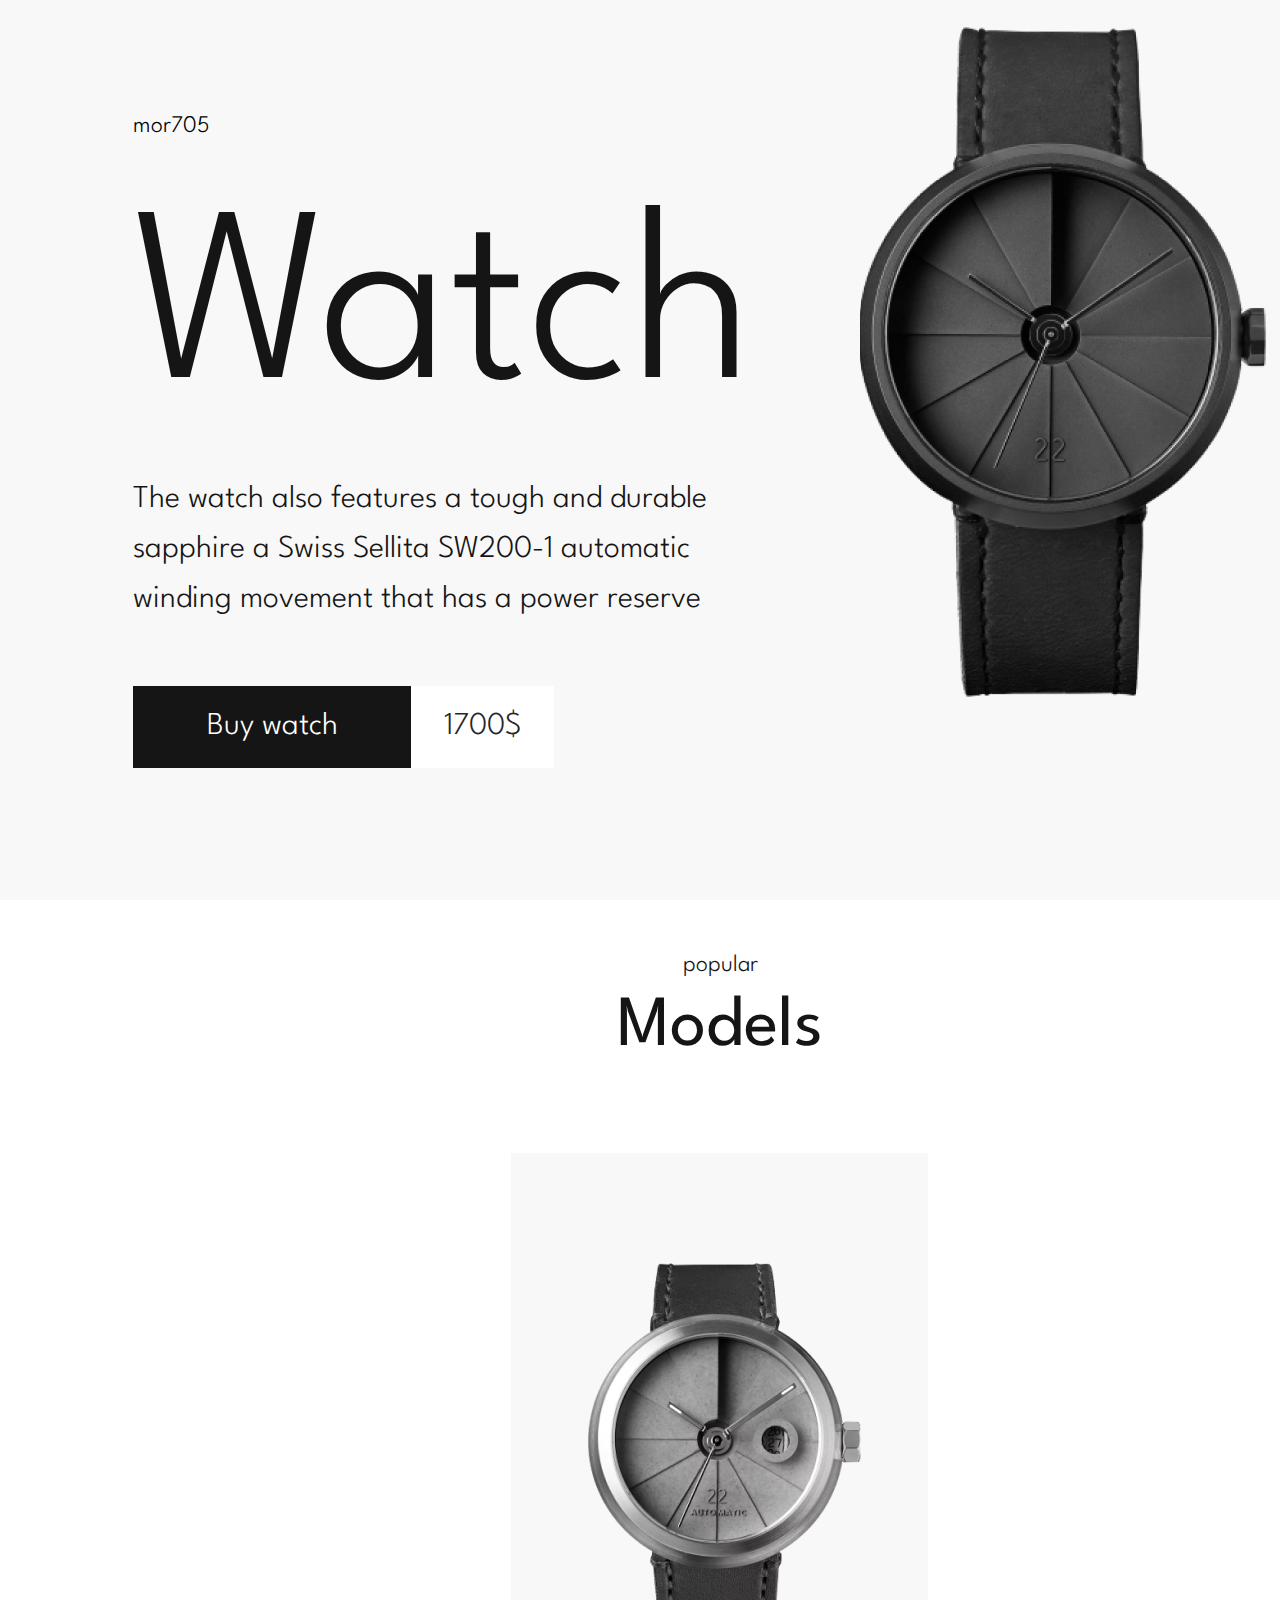
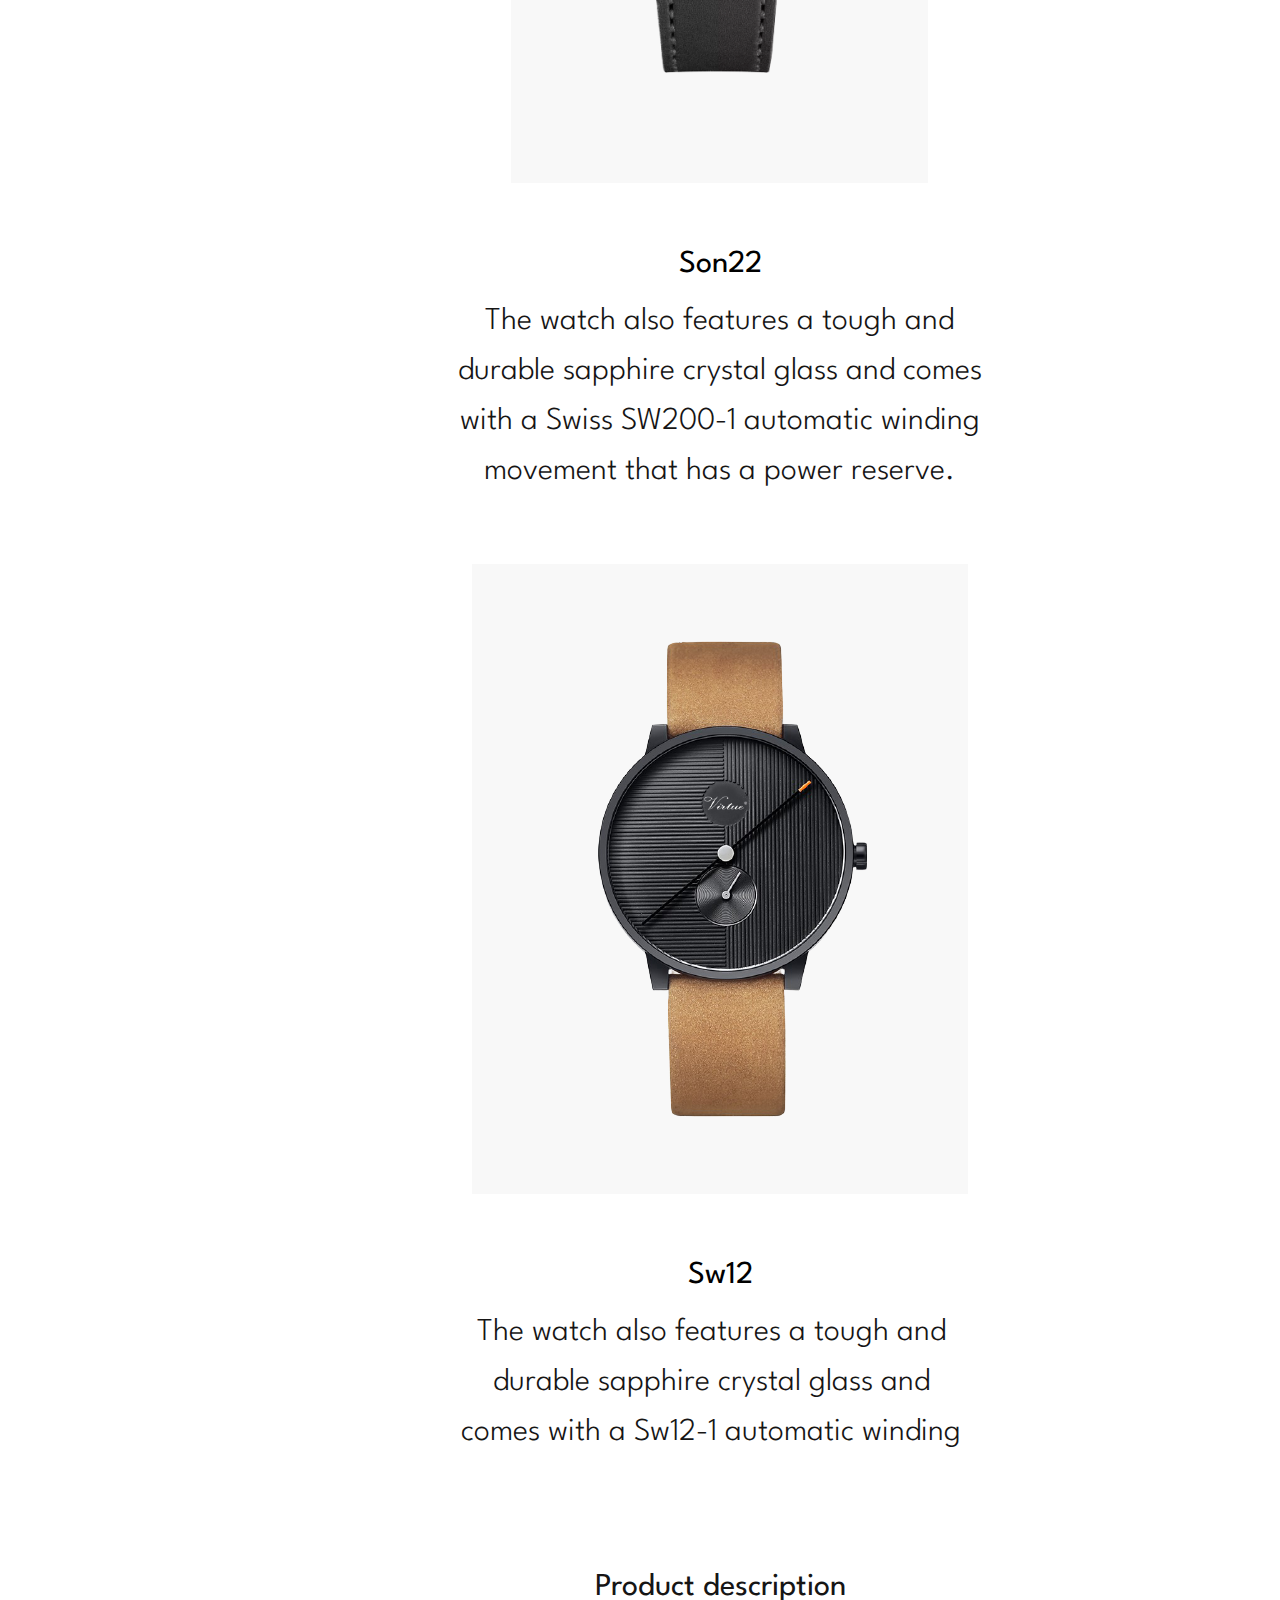
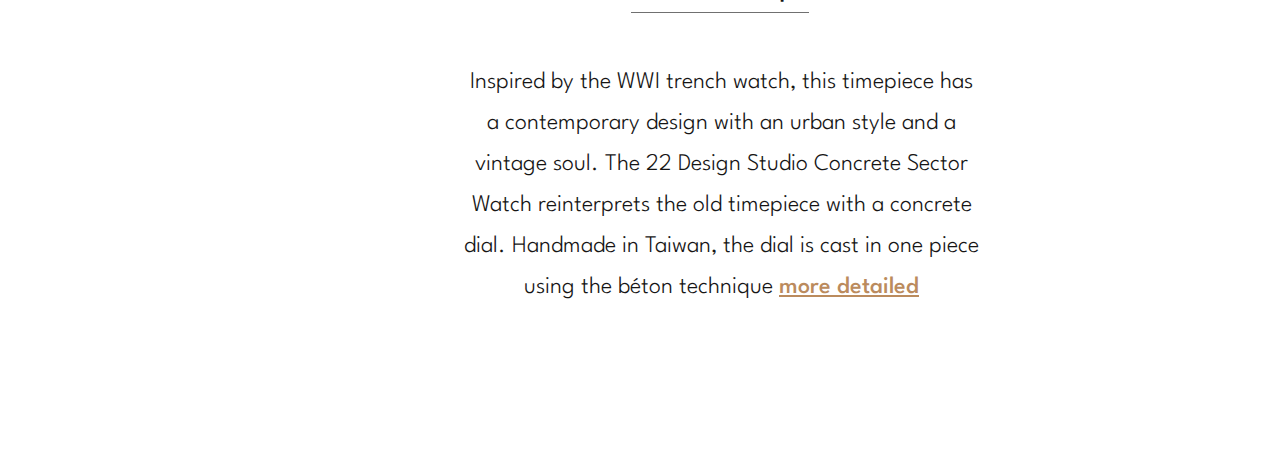
<file: Watch/index.html>
<!DOCTYPE html>
<html lang="en">
<head>
    <meta charset="UTF-8">
    <meta name="viewport" content="width=device-width, initial-scale=1.0">
    <title>Watches</title>

    <link rel="preconnect" href="https://fonts.googleapis.com">
    <link rel="preconnect" href="https://fonts.gstatic.com" crossorigin>
    <link href="https://fonts.googleapis.com/css2?family=League+Spartan:wght@300;400;500;&family=Rubik+Doodle+Shadow&display=swap" rel="stylesheet">

    <link rel="stylesheet" href="class.CSS">
</head>
<body>
    <header class="header">
       <div class="container">
            <div class="header-container">
                <div class="left">
                    <h2>mor705</h3>
                    <p class="watch">Watch</p>
                    <p>The watch also features a tough and durable sapphire a Swiss Sellita SW200-1 automatic winding movement that has a power reserve</p>
                    <div class="buy-price">
                        <a href="" class="buy-watch">Buy watch</a>
                        <div class="price">1700$</div>
                    </div>
                </div>
                <div class="right">
                    <img class="mor705"
                    srcset="img/mor705.png,
                            img/mor705@2x.png 2x"
                    src="img/mor705.png" 
                    alt="watch model mor705">
                </div>
        </div>    
       </div>
    </header>   
    <main class="main">
        <p class="popular">popular</p>
        <p class="models">Models</p>
        <div class="img-son22">
            <img 
                class="son22"
                srcset="img/son22.png,
                        img/son22@2x.png 2x"
                src="img/son22.png" 
                alt="watch model  son22">
        </div>
        <h2 class="text-son22">Son22</h2>
        <p class="to-son22">The watch also features a tough and durable sapphire crystal glass and comes with a Swiss SW200-1 automatic winding movement that has a power reserve.</p>
        <div class="img-sw12">
            <img class="sw12"
                srcset="img/sw12.png,
                        img/sw12@2x.png 2x"
                src="img/sw12.png" 
                alt="watch model sw12">
        </div>
        <h2 class="text-sw12">Sw12</h2>   
        <p class="to-sw12">The watch also features a tough and durable sapphire crystal glass and comes with a Sw12-1 automatic winding</p>
        <p class="end">Product description</p>
        <div class="border"></div>
        <p class="to-end">Inspired by the WWI trench watch, this timepiece has a contemporary design with an urban style and a vintage soul. The 22 Design Studio Concrete Sector Watch reinterprets the old timepiece with a concrete dial. Handmade in Taiwan, the dial is cast in one piece using the béton technique <a href="" class="detailed"><span>more detailed</span></a></p>

    </main>
</body>
</html>
</file>
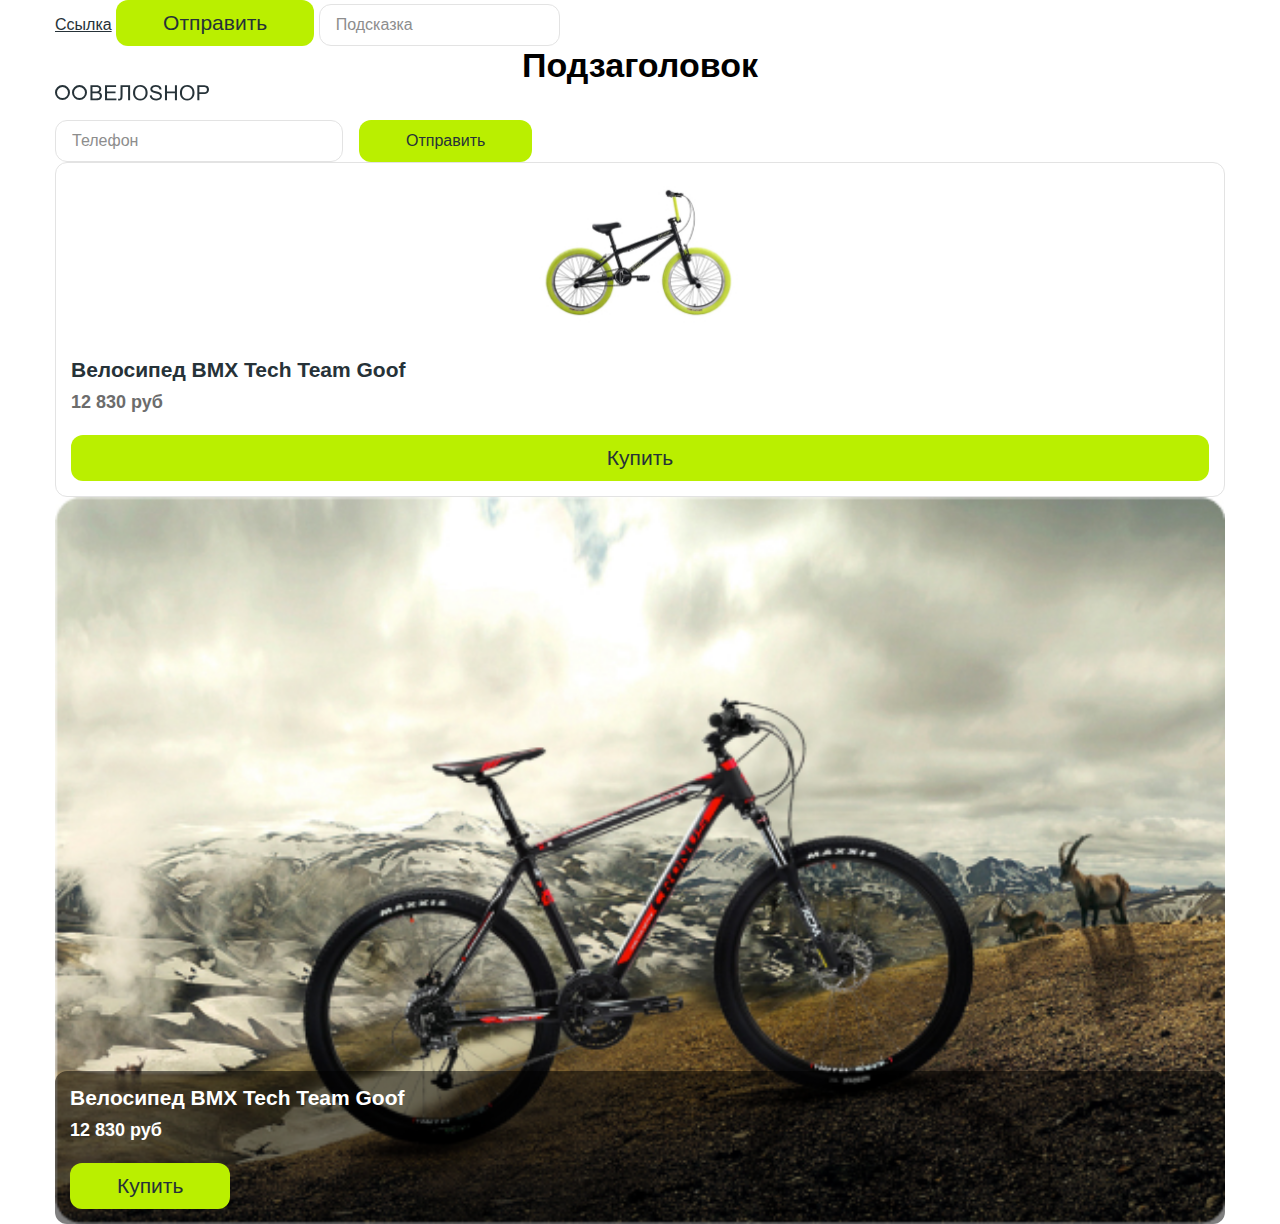
<file: Велосипеды/companents.html>
<!DOCTYPE html>
<html lang="en">
<head>
  <meta charset="UTF-8">
  <meta name="viewport" content="width=device-width, initial-scale=1.0">
  <link rel="stylesheet" href="CSS/normalize.css">
  <link rel="stylesheet" href="CSS/main.css">
  <title>Document</title>
</head>
<body>
  <div class="container">
    <a href="" class="default-link">Ссылка</a> 
    <button class="default-btn">Отправить</button>
    <input type="text" class="text-filed" placeholder="Подсказка">
    <h2 class="subtitile">Подзаголовок</h2>
    <img class="logo" width="154px" src="IMG/logo/logo.svg" alt="ВелоSHOP">
    <nav class="menu">
      <ul class="menu__list">
        <li class="menu__item">
          <a href="" class="menu__link">Каталог</a>
        </li>
        <li class="menu__item">
          <a href="" class="menu__link">Новинки</a>
        </li>
        <li class="menu__item">
          <a href="" class="menu__link">Заказать</a>
        </li>
        <li class="menu__item">
          <a href="" class="menu__link">Контакты</a>
        </li>
      </ul>
    </nav>
    <form class="callback-form" action="">
      <input type="tel" name="tel" class="text-filed callback-form__inp" placeholder="Телефон">
      <button type="submit" class="default-btn callback-form__btn">Отправить</button>
    </form>
    <article class="product-card">
      <img class="product-card__img" src="IMG/katalog/good-20-2.jpg" alt="Велосипед">
      <div class="product-card__body">
        <div class="product-card__body-top">
          <h3 class="product-card__title">
            Велосипед BMX Tech Team Goof 
          </h3>
          <strong class="product-card__price">12 830 руб</strong> 
        </div>
        <button class="default-btn product-card__btn">Купить</button>
      </div>
    </article>
    <article class="product-card product-card_big">
      <img class="product-card__img product-card__img_big" src="IMG/katalog/goof-20-big.jpg" alt="Велосипед">
      <div class="product-card__body product-card__body_big">
        <div class="product-card__body-top">
          <h3 class="product-card__title">
            Велосипед BMX Tech Team Goof 
          </h3>
          <strong class="product-card__price product-card__price_big">12 830 руб</strong> 
        </div>
        <button class="default-btn product-card__btn product-card__btn_big">Купить</button>
      </div>
    </article>
  </div>
</body>
</html>
</file>
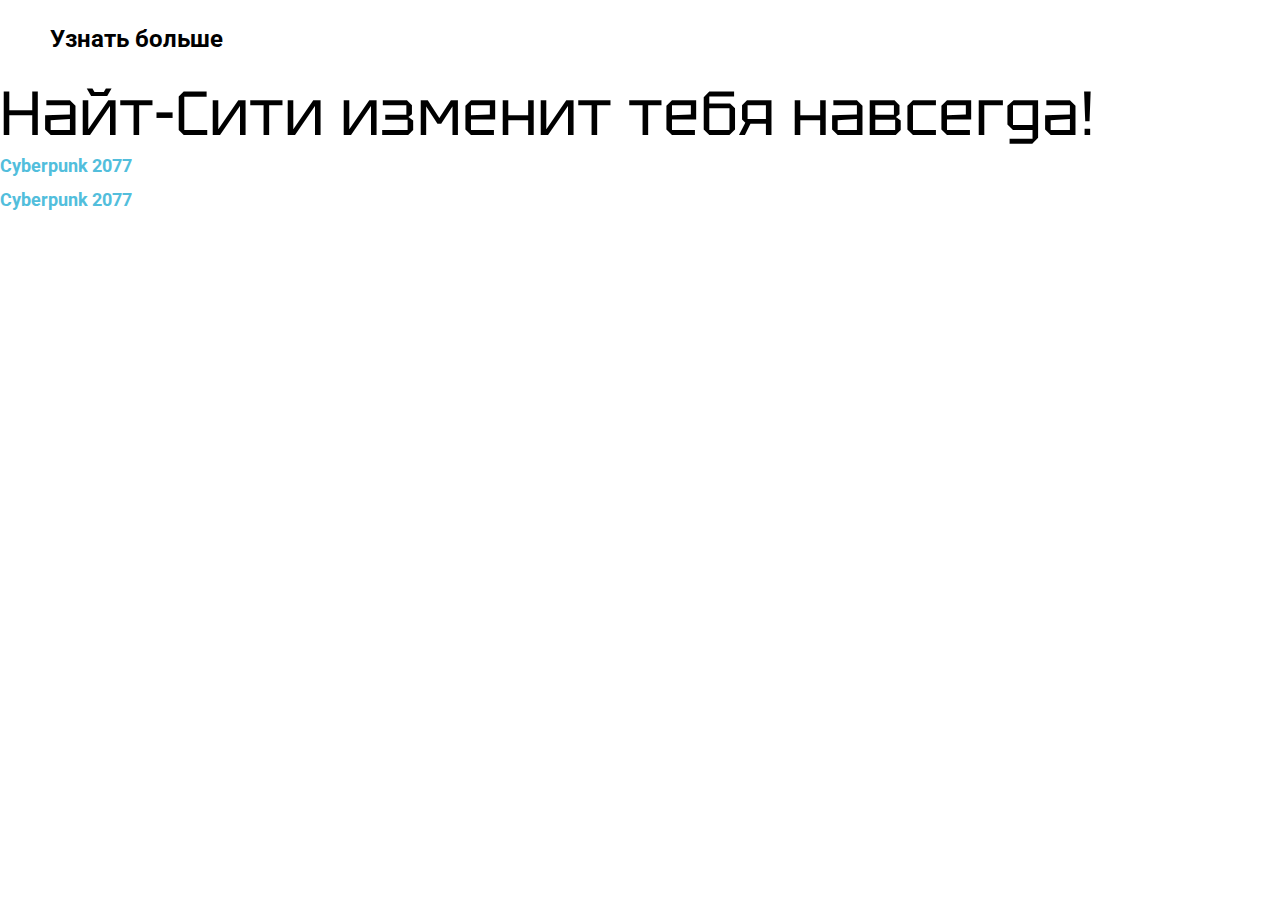
<file: Киберпанк/companents.html>
<!DOCTYPE html>
<html lang="en">
<head>
  <meta charset="UTF-8">
  <meta name="viewport" content="width=device-width, initial-scale=1.0">
  <title>Cuberpunk</title>
  <link rel="stylesheet" href="css/normalize.css">
  <link rel="stylesheet" href="css/main.css">
</head>
<body>
  <button class="default-btn">Узнать больше</button>
  <h2 class="title">Найт-Сити изменит тебя навсегда!</h2>
  <p class="descr"><span class="name">Cyberpunk 2077</span></p>
  <span class="name">Cyberpunk 2077</span>
</body>
</html>
</file>
<file: beeweb-1/style.CSS>
* {
	box-sizing: border-box;
}
body {
	margin: 0;
	padding: 0;
	font-family: sans-serif;
	background-color: #EBEBEB;

}
body, p, h1, h2, ul, ol {
	margin: 0;
	padding: 0;

}

#wrapper {
	width: 890px;
	margin: 0 auto;
	background-color: white;

}

#header {
	background-color: #F8AA03;
	padding: 15px;

}

#header a {
	text-decoration: none;
	color: white;
	margin-right: 10px;
}

#menu {
	display: flex;
	flex-direction: row;
	align-items: center;
	justify-content: flex-start;
}

#menu a.active, 
#menu a:hover  {

	text-decoration: underline;
}

#main {
	display: flex;
	justify-content: center;
	text-align: justify;
	
}
#main p,
#main h1,
#main h2,
#main img {
	margin-bottom: 10px;
}
#left {
	width: 530px;
	padding: 20px 10px 20px 10px;
	box-sizing: border-box;
}
#right {
	width: 360px;
	padding: 20px 10px 20px 10px;
	box-sizing: border-box;s
}
#left img {
	width: 100%;
}
table {
	text-align: center;
	width: 100%;
	
}
td,
th {
	border: 1px solid black;
	
}
th {
	background-color: #EBEBEB;
}
#footer {
	background-color: #F8AA03;
	padding: 20px;
	color: white;
	text-align: center;
}
</file>
<file: beeweb-2/style.CSS>
* {
	box-sizing: border-box;
}
body {
	margin: 0;
	padding: 0;
	font-family: sans-serif;
	background-color: #EBEBEB;

}
body, p, h1, h2, ul, ol {
	margin: 0;
	padding: 0;
	font-family: sans-serif;
}

#header {
	background-color: #242424;
	
}
#menu {
	
	width: 1100px;
	margin: 0 auto;
	display: flex;
	justify-content: flex-start;
	align-items: stretch;
	
}
#menu a {
	color: white;
	font-size: 20px;
	padding: 15px;
	text-decoration: none;
}

#menu a.active,
#menu a:hover {
	background-color: #585858;
}


.wrapper {
	width: 1100px;
	margin: 0 auto;
	display: flex;
	justify-content: center;
	background-color: white;
}

#left {
	width: 300px;
	padding: 20px ;
	text-align: justify;
	box-sizing: border-box;
}

#left p,
#left h2 {
	margin-bottom: 10px;
	
}
#left h2,
#right h2 {
	font-size: 17px;
}
#left p,
#right p,
#right li {
	font-size: 13px;
}

#main {
	width: 500px;
	text-align: justify;
	padding: 20px 0 ;
	box-sizing: border-box;
}

#main h1 {
	font-size: 21px;
}
#main h2 {
	font-size: 20px;
	margin: 20px 0;
}
#main p {
	font-size: 13px;
	margin: 10px 0;
}




#main img,
#right img {
	width: 100%;
	
}
#right img {
	margin-bottom: 10px;
}
#right {
	width: 300px;
	box-sizing: border-box;
	padding: 20px ;
	text-align: justify;
}

#right h2,
#right p {
	margin-bottom: 10px;
}
#right ol {
	list-style-type: none;
	padding-bottom: 10px;
}

#right li {
	padding-bottom: 10px;
}

#footer {
	
	background-color: #242424;
	text-align: center;
}

.info {
	width: 1100px;
	padding-top: 30px;
	margin: 0 auto;
	display: flex;
	justify-content: space-between;
	
}
.container {
	width: 250px;
	min-height: 200px;
	box-sizing: border-box;
	display: flex;
	flex-direction: column;
	justify-content: flex-start;
	
	background-color: #EBEBEB;
}
.container h2 {
	font-size: 17px;
	margin: 15px 0 10px 0;
}
.container p {
	font-size: 13px;

}
.container hr {
	width: 250px;
}
.copyright {
	line-height: 50px;
	text-align: center;
	color: white;
}
</file>
<file: iphone/CSS/style.CSS>
a {
    text-decoration: none;
    color: inherit;
}
 /* Отключить подчеркивание для всех ссылок и сделать цвет наследуемый */
body {
    font-family: 'Inter' , sans-serif;   
    font-family: Inter;
    font-size: 24px;
    font-style: normal;
    font-weight: 400;
    line-height: normal;
}
/*  линк из гугла для шрифта и в бади фф с названием */
ul {
    margin: 0;
    padding: 0;
    list-style: none;
}
/* убрать отступы, убрать точки или цифры в списке */
.header {
    background-color: #0A0A0A;
    padding-top: 33px;
    padding-bottom: 32px;
    color: #717171;
    font-size: 24px;
    line-height: 29px;
}
.container {
    max-width: 1200px;
    margin: 0 auto;
    padding: 0 15px;
}
/* max-width: 1200px; задать адаптивную ширину */
/* margin: 0 auto; сделать отступ справа и слева притягивая контейнер к середине  */

.nav {
    display: flex;
    justify-content: space-between;
    align-items: center;
}
/* justify-content: space-between; отодвинуть друг от друга детей  */
/* align-items: center; контент по центру */
.menu-btn{
    display: none;
}
.menu { 
    display: flex; 
    flex-grow: 1;
    flex-basis: 0;  
}
/* display: flex;  сделать элементы в строчку */
.phone{
    flex-grow: 1;
    flex-basis: 0;  
    text-align: right;
    font-size: 24px;
    line-height: 29px;

}
    /* flex-grow: 1; */
    /* flex-basis: 0;  чудеса надо изучить */
    /* начальная ширина 0 */
   /* элемент будет растягиваться, чтобы заполнить доступное пространство */


.menu-item { 
    padding-right: 30px;
    text-decoration: none;
}

.headline {
    background-color: #F5F5F7;
    text-align: center;
    padding: 70px 0 40px;
}
.title {
    text-transform: uppercase;
    margin: 0 0 40px;
    font-size: 64px;
    font-weight: 700;
    line-height: 77px; 
    color: #490E84;
}
.headline-img {
    margin-bottom: 25px;
}
.headline-btn {
    display: inline-block;
    font-size: 24px;
    font-weight: 700;
    line-height: 29px;
    color: #fff;
    background-color: #490E84;
    border-radius: 30px;
    padding: 22px 117px 19px;
}


.news {
    padding: 90px 0 190px;
}

.news-title,
.color-title  {
    margin: 0 0 50px;
    color: #717171;
    text-align: center;
    text-transform: uppercase;
    font-size: 32px;
    line-height: 39px;
    font-weight: 700;
}
/* text-transform: uppercase; текст в заглавные буквы  */
.news-info {
    display: flex;
    align-items: center;
}

.news-text p {
    max-width: 559px;
    margin: 0 0 30px;
    font-size: 15px;
    font-weight: 400;
    line-height: 130%;
    
}
.news-text b {
    max-width: 560px;
    font-size: 20px;
    line-height: 26px;
    display: block;
}

.ipone-news {
    margin-left: 190px;
}

.color {
    padding-bottom: 150px;
}

.color-list {
    display: flex;
    justify-content: space-between;
    text-align: center;
}

li.color-item img {
    margin-bottom: 20px;
}
li.color-item h3 {
    margin: 0 0 10px;
    color: #0A0A0A;
    font-weight: 700;
    line-height: 26 px;
    font-size: 20px;
}

li.color-item p {
    margin: 0;
    margin-bottom: 150px;
}

.contacts-inner {
    display: flex;
    background-color: #574B63;
   
}
.contacts-title {
    
    

}

.contacts-input {

}

.contacts-form {
    width: 100%;
    padding: 138px 93px;
    text-align: center;
}

.contacts-title {
    text-align: left;
    margin: 0 0 60px;
    text-transform: uppercase;
    color: #FFF;
    font-size: 32px;
    line-height: 39px;
    font-weight: 700;
}
.contacts-input {
    padding: 10px 0;
    border: none;
    border-bottom: 1px solid #F5F5F5;
    display: block;
    width: 100%;
    margin-bottom: 20px;
    background-color: #574B63;
}
.contacts-form p {
    color: #FFF;
    opacity: 50%;
    font-size: 14px;
    font-weight: 400;
    line-height: 18px;
    margin: 30px 0;
    text-align: center;
}

.contacts-input::placeholder {
    font-size: 14px;
    line-height: 18px;
    font-weight: 400;
    color: #fff;
    opacity: 50%;
    font-family: 'Inter' , sans-serif;   
}

.contacts-form button {
    bottom: none;
    text-transform: uppercase;
    color: PURPLE;
    background-color: #fff;
    padding: 16px 81px;
    border-radius: 30px;
    font-weight: 400;
    font-family: 'Inter' , sans-serif;   
    line-height: 18px;
    font-size: 14px;
    cursor: pointer;
}

.footer {
    background-color: #0A0A0A;
}

.footer-inner {
    display: flex;
    color: #717171;
    align-items: center;
    justify-content: space-between;
    padding: 50px 0;
    line-height: 18px;
    font-size: 14px;

}

.footer-link {
    flex-basis: 0;
    flex-grow: 1;
    

}
   /* Адаптив */
   /* max-width: 1200px при каком разрешении будет меняться ставим по убыванию */
@media (max-width: 1200px){
    .headline-img {
        max-width: 100%;
    }
    .contacts-inner {
        display: block;
    }
    .contacts-form {
        width: auto;
    }
    .contacts-title {
        text-align: center;
    }
    .contacts-img {
        width: 100%;
    }
    .contacts {
        background-color: #574B63;
    }
}
@media (max-width: 1100px){
    .color-list {
        flex-wrap: wrap;
    }
    .color-item {
        width: 50%;
    }
}

@media (max-width: 940px){
    .ipone-news {
        display: none;
    }
    .news-text b,
    .news-text p {
        max-width: 100%;
    }
    
}

@media (max-width: 940px){
    .news {
        padding: 50px 0;
    }
    .color {
        padding-bottom: 50px;
    }
    .menu {
        
    }
    .phone {
        text-align: center;
    }
    .menu-btn {
        display: inline-block;
        width: 50px;
        height: 50px;
        background-color: transparent;
        order: 1;
        border: none;
        cursor: pointer;
        position: relative;
        z-index: 50 ;
    }
    .logo,
    .phone {
        position: relative;
        z-index: 50;
    }
    .btn-line {
        position: absolute;
        left: 0;
        width: 100%;
        background-color: #fff;
        height: 2px;
        transition: .3s ease;
    }
    .btn-line:nth-child(1) {
        top: 0;
    }
    .btn-line:nth-child(2) {
        top: 20px;
    }
    .btn-line:nth-child(3) {
        top: 20px;
    }
    .btn-line:nth-child(4) {
        top: 40px;

    }
    .menu-open .btn-line:nth-child(1) {
        transform: scaleX(0);
    }
    .menu-open .btn-line:nth-child(2){
        transform: rotate(45deg);
    }
    .menu-open .btn-line:nth-child(3){
        transform: rotate(-45deg);
    }
    .menu-open .btn-line:nth-child(4){
        transform: scaleX(0);
    }
    .menu {
        position: absolute;
        left: 0;
        top: 0;
        bottom: 0;
        right: 0;
        background-color: #0A0A0A;
        display: flex;
        justify-content: center;
        align-items: center;
        flex-direction: column;
        transform: translateY(-100%);
        transition: .3s ease;
    }
    .menu-open .menu {
        transform: translateY(0%);
    }

    .menu-item {
        padding: 50px 0;
        font-size: 56px;
    }
    }


@media (max-width: 660px){
    .color-item {
        width: 100%;
    }
    .color-item img {
        width: 100%;
    }
    .footer-inner {
        padding: 20px 0;
        flex-direction: column;
    }
    .footer-inner .logo {
        margin: 15px 0;
    }
}
@media (max-width: 560px){
    .news-title,
    .color-title,
    .contacts-title {
        font-size: 24px;
        line-height: 19px;

    }
    .title {
    font-size: 44px;
    font-weight: 700;
    line-height: 20px;

}
    .headline-btn {
    font-size: 20px;
    font-weight: 700;
    line-height: 13px;
    padding: 17px 69px 19px;
}
    .contacts-form{
        padding: 95px 61px;
    }
}

@media (max-width: 420px){
    .nav {
        flex-wrap: wrap;

    }
    .phone {
        width: 100%;
        flex-basis: auto;
        margin-top: 50px;
        order: 3;
    }
    .menu-item {
        font-size: 32px;
    }
}

@media (max-width: 360px){
    .botton-input {
        padding: 13px 52px;
    }
    .title {
        font-size: 30px;
        line-height: 10px;
    }
    .headline-btn {
        font-size: 15px;
        font-weight: 700;
        line-height: 11px;
        padding: 15px 50px 14px;
}
}
</file>
<file: Pracr2/style.CSS>
body{
	margin: 0;
}
#wrapper {
	width: 800px;
	margin: 0 auto;
	border: 1px solid #FC9D00;
	margin-bottom: 10px;
	font-family: Arial, "Helvetica Neue", Helvetica, sans-serif;
}


#menu { 
	display: flex;
	flex-direction: row;
	justify-content: center;
	margin-bottom: 10px;
	background-color: #FC9D00;
}


#menu a {
	margin: 0 5px;
	padding: 15px 25px;
	text-decoration: none;
	color: #fff;
	font: bold 14px Arial;
	
}

#menu a:hover, #menu a.active {
	color: #FC9D00;
	background-color: #fff;
}

#content1, #content2 {
	padding: 0 30px 20px;
	color: #CC8000;
}
#content1 h1, #content2 h2 {
	color: #9B6100;
	text-align: center;
	margin-top: 0;
	margin-bottom: 10px;
}
#content1 p, #content2 p  {
	text-indent: 50px;
	padding: 0 10px;
	margin-bottom: 5px;
	font: 18px/1.3 Arial;
	
	text-align: justify;
}
#content1 a, #content2 a  {
	color: #CC8000;
	font-weight: bold;
	
}

#content1 a:hover, #content2 a:hover {
	color: black;
	text-decoration: none;
}

.footor {
	display: flex;
	justify-content: center;
	width: 800px;
	margin: 0 auto;
	font-family: Arial, "Helvetica Neue", Helvetica, sans-serif;
	
}
.footor a {
	text-align: center;
	margin-right: 10px;
	text-decoration: none;
	color: #9B6100;
	font-size: 13px;
	font-weight: bold;
}
</file>
<file: Pract1/style.CSS>
* {
	box-sizing: border-box;
}
body {
	margin: 0;
	padding: 0;
	font-family: Arial;

}
body, p, h1, h2, ul, ol {
	margin: 0;
	padding: 0;

}
.wrapper {
	margin-bottom: 30px;
}

.wrapper li {
	text-align: justify;
	list-style-position: inside;
	margin: 10px;
	
}

.center {
	width: 840px;
	margin: 0 auto;
	padding: 10px;
}
.center h2 {
	text-align: center;
	margin-bottom: 10px;
}


#header {
	background-color: green;
}

#header h1, #header p {
	text-align: center;
	color: white;
	margin-bottom: 5px;
}

#services {

}

#contacts {
	color: white;
	background-color: rgb(190, 0, 0);
	text-align: center;
	

}
#contacts p{
	color: white;
	background-color: rgb(190, 0, 0);
	text-align: center;
	margin-bottom: 10px;

}

#company {

}
#company p {
	text-align: justify;
	margin: 10px;

}

#footer{
	text-align: center;
	font-size: 13px;
	color: white;
	background-color: orangered;
	padding-top: 100px;
}
</file>
<file: simple/css/main.css>
@import url('https://fonts.googleapis.com/css2?family=Roboto:wght@400;500&family=Ubuntu:wght@300&display=swap');

body {
  box-sizing: border-box;

  font-family: 'Ubuntu', sans-serif;
  font-family: 'Roboto', sans-serif;
}


/* Wrapper */
.wrapper {
  box-sizing: border-box;
  margin: 0 auto;
  max-width: 1440px;
  padding-left: 165px;
  padding-right: 165px;

}
/* //Wrapper */


/* Header */
.header {
  
  max-width: 1440px;
  margin: 0 auto;
  box-sizing: border-box;
  padding: 28px 0;
  padding-left: clamp(30px,9vw,160px) ;
  padding-right: clamp(30px,9vw,160px) ;
  
}

.menu {
  
  display: flex;
  justify-content: space-between;
}
.menu__logo {
  
  min-width: 140px;

}
.menu__list {
  display: flex;
  column-gap: 60px;
  font-size: 20px;
  font-weight: 400;
}

.menu__list-item-img1 {
  margin-left: 30px;
}
.menu__list-item {

}
.menu__list-item-link {
  color: #4C5866;

}
.menu__list-item-link:hover {
  color: #7875FE;

}

.menu__list-item-img {
  min-width: 24px;
}

.btn {
  display: flex;
  column-gap: 30px;
}

.btn-br {
  display: none;
}

svg.color path {
  stroke:#4C5866
  
}

a.btn-link:hover svg.color path {

  stroke:#7875FE ;
}
/* //Header */

/* HR */
.wrapper {
}
.wrapper.wrapper_hr {
  padding: 0;
}
.hr.hr-2 {
  display: none;
}

.hr {
  position: relative;
  border-top: 1px solid #DDDDDD;
  z-index: 1;
}
/* HR */


/* Hero */
.hero {
  box-sizing: border-box;
  padding-top: 60px;
}

.hero-main {
  display: flex;
  justify-content: space-between;
  align-items: flex-end;
}
.hero-main__option {
  align-self: center;
  width: clamp(390px,50%,445px);
  display: flex;
  flex-direction: column;
  row-gap: 30px;
  text-align: left;

}
.hero-main__title {
  font-size: clamp(50px,4vw,60px);


  font-weight: 500;
  line-height: 1;
  color: #4C5866;

}
.hero-main__sup-title {
  font-size: 18px;

  
  font-weight: 400;
  line-height: 1.5;
  color: #85859B;
  
}
.hero-main__btn {
  box-sizing: border-box;
  text-align: center;
  width: min(159px,76%);
  font-size: clamp(18px,1rem,20px);
  font-weight: 400;
  color: #7875FE;
  padding: 20px 50px;  
  border: 1px solid #7875FE;
  margin-bottom: 30px;
}
.hero-main__btn:hover {
  background: #7875FE;
  color: #FFFFFF;
}

.hero-main__btn:focus {
  background: #DAD9FB;
  color: #7875FE;
}

.hero-main__btn:active {
  background: #4946B4;
  color: white;
}
.hero-main-img {
  width: clamp(270px,45%,540px);
}

.hero-main-img2 {
  display: none;
}
.hero-main-img3 {
  display: none;
}
/* //Hero */


/*  education  */
.paper {
  background-color: #EBEBEB;
  
}
.wrapper.wrapper_bc {
  padding: 90px 165px;
  background-color: #EBEBEB;
}
.paper-main {
  display: flex;
  flex-direction: column;
  row-gap: 90px;
 
}
.paper-var {
  display: grid;
  grid-template-columns: 1fr 1fr 1fr;
  column-gap: 30px;
  row-gap: 19px;
 
}
.paper-var_hr {
  grid-row: 1/2;
  max-width: 350px;
  border-top: 1px solid #C0C0C0;
}

.paper-var_elem {
  text-align: left;
  display: flex;
  column-gap: 30px;
}
.paper-var_elem-img {
  width: clamp(130px,35vw,160px);
}
.paper-main-var_img2 {
  display: none;
}
.paper-main-var_img3 {
  display: none;

}
.paper-main-var_img4 {
  display: none;

}
.paper-var_text-title {
  font-size: 18px;
  font-weight: 500;
  color: #666;
  line-height: 150%;
}
.paper-var_text-cubtitle {
  font-size: 18px;
  font-weight: 400;
  line-height: 150%;
  color: #85859B;
}
.paper-var_text {
}
.paper-main-var {
  display: flex;
  justify-content: center;
  align-items: flex-start;
  column-gap: 30px;
  text-align: left;
}
.paper-main-var_img {
  width: clamp(290px,50vw,720px);
}
.paper-main-var_about {
  display: flex;
  flex-direction: column;
  row-gap: 20px;
}
.paper-main-var_about-title {
  font-size: 40px;
  font-weight: 400;
  line-height: 1;
  color: #666;
}
.paper-main-var_about-cubtitle {
  font-size: 18px;
  font-weight: 400;
  line-height: 170%;
  color: #85859B;
}
/* // education  */


/* products  */
.products {
  padding: 90px 0;
}

.products-list {
  display: flex;
  flex-wrap: wrap;
  justify-content: space-between;
  gap: 10px;
}
.products-list-element {
  display: flex;
  flex-direction: column;
  max-width: 255px;

  text-align: left;
}
.products-list-element_img {
  margin-bottom: 20px;
}
.products-list-element_title {
  margin-bottom: 8px;
  color: #666;
  font-size: 30px;
  font-weight: 400;
}
.products-list-element_info {
  margin-bottom: 8px;
  color: #B5B5BD;
  font-size: 14px;
  font-weight: 400;
  

}
.products-list-element_suptitle {
  margin-bottom: 20px;
  color: #85859B;
  font-size: 18px;
  font-weight: 400;
  line-height: 170%;
}
.products-list-element_link {
  padding: 4px;
  display: flex;
  font-size: 20px;
  line-height: 1;
  justify-content: start;
  align-items: center;
  align-self: flex-start;
  color: #7875FE;
  column-gap: 5px;
  
}

.arrow {
  fill: #7875FE;
  transition: fill 0.3s ease; 
}

a.products-list-element_link:hover .arrow,
.products-list-element_link:hover {
  fill: #4946B4;
  color: #4946B4;
}

a.products-list-element_link:focus .arrow,
.products-list-element_link:focus {
  fill: #7875FE;
  color: #7875FE;
  background-color: #DAD9FB;
}

a.products-list-element_link:active .arrow,
.products-list-element_link:active {
  fill: #4946B4;
  color: #4946B4;
  
}
/* // products  */


/* Firms */
.firms {
  background-color: #EBEBEB;
}

.firms-list {
  display: flex;
  row-gap: 20px;
  justify-content: space-between;
  flex-wrap: wrap;
}
.firms-item {
}
.firms-item_link {
}
.firms-item_img {
}
/* //Firms */


/* book */
.hero-main__option_bk {
  row-gap: 0;
}
.hero-main__title_bk {
  font-size: 40px;
  font-weight: 400;
  line-height: 1;
  margin-bottom: 8px;
}
.hero-main__sup-title_bk {
  margin-bottom: 30px;
}


.hero-main-img_bk {
  width: min(730px,84%);
  margin-left: 63px;
}
.hero-main-img_bk2 {
  display: none;
}
/* //book */



/* footer */
.footer-bc {
  text-align: center;
  background-color: #4C5866;

  
}
.menu.menu_bc {
  display: flex;
  max-width: 1110px;
  justify-content: space-between;
  margin: 0 auto;
}
.header.footer {
  margin: 0 auto;
  padding: 29px 35px;
  

  background-color: #4C5866;

}

.wrapper_bcf {
  
}
.menu_bc {
  

}

/* //footer */




/* about */
.about {
  text-align: center;
  font-size: 13px;
  font-weight: 400;
  color: #4C5866;
}
.wrapper {
}
.wrapper_bci {
  background-color: #EBEBEB;
}
.info {
}
.icon {
  color: #BCBCBC;
}
/* //about */



@media (max-width: 1400px) {
 
}






/* adabtive */
@media (max-width: 1200px) {
  .wrapper {
    padding: 0 40px;
    max-width: 1000px;
  }
  .wrapper.wrapper_bc {
    max-width: 1000px;
    padding: 60px 35px;
  }
  
  .hero-main-img {
    display: none;
  }
  .hero-main-img2 {
    display: block;
  }

  /* education */
  .paper-var_elem {
    flex-direction: column;
    row-gap: 10px;
  }
  .paper-var_elem-img {
    max-width: auto ;
  }


}


@media (max-width: 1000px) {
  .wrapper {
    padding: 0 35px;
  }
  .header {
    padding: 15px 0;
   
  }
  
  .menu {
    display: grid;
    grid-template-columns: 30px 1fr 1fr 30px;

  }
  .menu.menu_bc {
    display: flex;
    justify-content: space-around;
  }
  .menu__logo {
    grid-row: 1/2;
    grid-column: 2/3;
  }
  .btn {
    justify-content: flex-end;
    grid-column: 3/4;
    grid-row: 1/2;

  }
  .menu__list {
    grid-row: 3/4;
    justify-content: space-between;
    grid-column: 2/4;
  }
  .hr.hr-2 {
    
    grid-column: 1/5;
    margin: 15px 0;
    grid-row: 2/3;


    border-top: 1px solid #DDDDDD;
    display: block;

  }

  .hero-main__title {
    font-size: 50px;
  }
  .paper-main-var_about-title {
    font-size:30px;
    margin-bottom: 5px;
  }
  .paper-main-var_about {
    row-gap: 10px;
  }
  .hero-main-img_bk {
    display: none;
  }
  .img-book {
    align-self: center;

  }
  .hero-main-img_bk2 {
    display: block;
    margin-left: 20px;
    width: min(416px,94%);
  }

  
}

@media (max-width: 768px) {

  .wrapper {
    padding: 0 30px;
  }
  .wrapper.wrapper_bc {
    max-width: 1000px;
    padding: 60px 30px;
  }

  .menu__list {
    column-gap: 20px;

  }
  .hero-main-img2 {
    display: none;
  }
  .hero-main-img3 {
    display: block;
  }
  .hero-main__title {
    font-size: 38px;
  }
  .paper-main-var {
    align-items: center;
    flex-direction: column;
  }
  
  .paper-main {
    row-gap: 45px;
  }

  .hero-main.hero-main_bk {
    display: flex;
    flex-direction: column-reverse;
    align-items: center;
    text-align: left;

  }
  .hero-main__option.hero-main__option_bk {
    text-align-last: left;
    width: 100%;
  }
  
}


@media (max-width: 576px) {
  .wrapper {
    padding: 0 15px;
  }
  
  .wrapper.wrapper_bc {
    
    padding: 60px 15px;
  }

  .menu {
    display: grid;
    grid-template-columns: 20px 1fr 1fr 20px;

  }
  .menu.menu_bc {
    display: grid;
  }
  .menu__list.menu__list-ft {
    display: flex;
    justify-content: space-around;
  }
  .btn-br {
    font-size: 24px;
    margin: 0;
    padding: 0;
    line-height: 1;
    display: block;
    text-align: left;
    grid-column: 2/3;
    grid-row: 3/4;

  }
  .btn-br:hover  .menu__list,
  .btn-br:active  .menu__list,
  .btn-br:focus  .menu__list    {
    display: flex;
    flex-direction: column;
    text-align: center;
    padding: 10px 0;
    row-gap: 30px;
    width: 100%;
   
    position: absolute;
    top: 110px;
    left: 0;
    
    
    background-color: #ffffffd7;
    

  }


  .menu__list {
    display: none;
    
  }
  .menu__logo {
    grid-row: 1/2;
    grid-column: 2/4;
    text-align: center;
  }

  .btn {
    justify-content: flex-end;
    grid-column: 3/4;
    grid-row: 3/4;

  }

  /* hero */
   .hero {
    padding-bottom: 50px;
   }
  .hero-main-img3 {
    display: none;
  }
  .hero-main__btn {
    mix-width: 144px;
  }

  .paper-var {
    grid-template-columns: 1fr;
    grid-template-rows: 1.33px 1fr 1.33px 1fr 1.33px 1fr;
    
  }
  .paper-var_hr{
    grid-column: 1/2;
    grid-row: 1/2;
    max-width: 100%;
  }
  .paper-var_hr.paper-var_hr1 {
    grid-column: 1/2;
    grid-row: 3/4;

    

  }
  .paper-var_hr.paper-var_hr2 {
    grid-column: 1/2;
    grid-row: 5/6;


    

  }
  .paper-var_elem {
    display: flex;
    flex-direction: row;
    grid-column: 1/2;
    grid-row: 2/3;

  }

  .paper-var_elem.paper-var_elem1 {
    grid-column: 1/2;
    grid-row: 4/5;
    
  }
  .paper-var_elem.paper-var_elem2 {
    grid-column: 1/2;

    grid-row: 6/7;


  }
  .paper-var_text-title {
    font-size: 16px;
  }
  
  .paper-var_text-cubtitle {
    font-size: 16px;
  }
  
  .paper-main-var_about-title {
    font-size:24px;
    
  }

  .products-list {
   
    justify-content: center;
  }

  .firms-list {
    justify-content: center;

  }
  .header.footer {
    padding: 29px 0;
  }

}


@media (max-width: 320px) {


}
/* adabtive */
</file>
<file: Watch/class.CSS>
html {
   
}

*, *:before, *:after {
box-sizing: inherit;
}

body, h1, h2, h3, h4, h5, h6, p, ol, ul {
margin: 0;
padding: 0;
font-weight: normal;
}

ol, ul {
list-style: none;
}

body {
    font-family: 'League Spartan', sans-serif;
}
.header{
    width: 1440px;
    height: 900px;
    background-color: #F8F8F8;
}

.container 

.header-container {
    display: flex;
   
    padding-top: 104px;
    padding-left: 133px;
    padding-bottom: 168px;
}
.left {
    height: 7;
}

.header h2 {
    margin-bottom: 53px;
    font-weight: 300;
    font-size: 24px;
    line-height: 45px;
    

}

.header p.watch {
    margin-bottom: 43px;
    font-weight: 300;
    font-size: 250px;
    line-height: 230px;
    
}

.header p {
    font-weight: 300;
    font-size: 32px;
    line-height: 50px;
    margin-bottom: 61px;
    width: 575px;
}

.buy-price {
    display: flex;
}

.header a.buy-watch {
    display: block;
    width: 278px;
    height: 82px;
    font-weight: 300;
    font-size: 32px;
    line-height: 82px;
    background-color: #161515;
    color: #FFFFFF;
    text-decoration: none;
    text-align: center;
    
    
}

.header div .price {
    width: 143px;
    height: 82px;
    font-weight: 300;
    font-size: 32px;
    line-height: 82px;
    background-color: #FFFFFF;
    color: #272727;
    text-decoration: none;
    text-align: center;
}
.mor705 {
    display: block;
    margin-right: 240px;
    margin-top: -104px;
    margin-left: 152px ;
    width: 408px;
    height: 720px;
    
}
.main {
    display: block;
    width: 1440px;
}

.popular {
    margin-top: 43px;
    font-weight: 300;
    font-size: 24px;
    line-height: 45px;
    text-align: center;


}

.models {
    font-weight: 400;
    font-size: 72px;
    line-height: 81px;
    text-align: center;


}
.img-son22 {
    margin-top: 84px;
    margin-left: 511px;
    width: 417px;
    height: 630px;
    background-color: #F8F8F8;
}

.son22 {
    margin-top: 110px;
    margin-left: 71px;
}

.text-son22{
    margin-top: 67px;
    font-weight: 400;
    line-height: 30px;
    font-size: 32px;
    text-align: center;
}

.to-son22 {
    margin-top: 17px;
    margin-bottom: 85px;
    margin-left: 454px;
    margin-bottom: 67px;
    width: 531px;
    font-weight: 300;
    font-size: 32px;
    line-height: 50px;
    text-align: center;


    

}
.img-sw12 {
    width: 496px;
    height: 630px;
    margin-left: 472px;
    margin-bottom: 67px;
    background-color: #F8F8F8;
}
.sw12 {
    margin-top: 65px;


}

.text-sw12 {
    margin-bottom: 17px;
    font-weight: 400;
    font-size: 32px;
    line-height: 30px;
    text-align: center;

}

.to-sw12 {
    margin-bottom: 59px;
    margin-left: 456px;
    width: 510px;
    height: 196px;
    font-weight: 300;
    font-size: 32px;
    line-height: 50px;
    text-align: center;
    


}

.end {
    margin-bottom: 9px;
    height: 40px;
    font-weight: 400;
    font-size: 32px;
    line-height: 50px;
    text-align: center;
}

/* hr {
    width: 178px;
    margin-left: 631px;
    margin-bottom: 49px;
} */
.border {
    margin-left: 631px;
    margin-bottom: 49px;
    border-top: 1px solid #707070;
    width: 178px;
   
}
.to-end {
    margin-left: 464px;
    margin-bottom: 142px;
    width: 515px;
    font-weight: 300;
    font-size: 24px;
    text-align: center;
    line-height: 41px;
    color: #161515;
}

span {
    font-weight: 500;
}

.detailed {
    color: #BB8B5D;

}

p {
    color: #161515;
}

body {
    width: 1440px;
}
</file>
<file: Велосипеды/CSS/main.css>
:root {
  --black-color: #263238;
  --base-color: #BAEF00;
  --base-color-hover: #D9FF56;
  --base-color-active: #A3D200;
  --border-color: #E3E3E3;
  --placeholder-color: #8D8D8D;
  --price-color: #6C6C6C;
  --transition-dutation: .6s;

}

html {
  box-sizing: border-box;
}

*,
::after,
::before {
  box-sizing: inherit;
}

body {
  font-size: 16px;
  font-family: Arial, Helvetica, sans-serif;
  margin: 0;
  color: var(--black-color);
  background-color: white;
}

img {
  max-width: 100%;
}

a {
  text-decoration: none;
}





/* Ccылка */
.default-link {
  text-decoration: underline;
  color: var(--black-color);
  transition: color var(--transition-dutation), background-color var(--transition-dutation);
}

.default-link:focus-visible {
  outline: none;
  background-color: var(--base-color);
}

.default-link:hover {
  color: var(--base-color-hover);
}

.default-link:active {
  color: var(--base-color-active);
}
/*// Ccылка */


/* Кнопка */
.default-btn {
  display: inline-block;
  padding: 11px 47px;
  background-color: var(--base-color);
  border: none;
  border-radius: 12px;
  color: var(--black-color);
  outline: 1px solid transparent;
  outline-offset: 2px;
  cursor: pointer;
  transition: outline-color var(--transition-dutation),
              background-color var(--transition-dutation)

}

.default-btn:focus-visible {
  outline-color: var(--base-color);

}

.default-btn:hover {
  background-color: var(--base-color-hover);
  
}

.default-btn:active {
  background-color: var(--base-color-active);
  
}
/* //Кнопка */


/* Текстовое поле */
.text-filed {
  padding: 11px 16px 11px 16px;
  border-radius: 12px;
  border: 1px solid var(--border-color);
  transition: border-color var(--transition-dutation);
  outline: none;
  
}

.text-filed::placeholder {
  color: var(--placeholder-color);

}

.text-filed:focus-visible {
  border-color: var(--base-color);
}
/* //Текстовое поле */


/* Подзаголовок */
.subtitile {
  margin: 0;
  text-align: center;
  color: #000;
  font-size: 34px;
  font-weight: 700;
}
/* //Подзаголовок */


/* Лого */
.logo {
  display: block;
  width: 154px;
}
/* //Лого */

/* Меню */
.menu__list {
  display: flex;
  justify-content: space-between;
  gap: 50px;
  list-style: none;
  margin: 0;
  margin-left: 0;
}
.menu__link {
  color: white;
  outline: none;
  transition: color var(--transition-dutation), background-color var(--transition-dutation);

}
.menu__link:focus-visible {
  outline: none;
  color: var(--black-color);
  background-color: var(--base-color);
}

.menu__link:hover {
  color: var(--base-color-hover);
}

.menu__link:active {
  color: var(--base-color-active);
}
/* //Меню */


/* Форма обратной связи */
.callback-form {
  display: flex;
  gap: 16px;
  
}

.callback-form__inp {
  flex-basis: 288px;

}
/* //Форма обратной связи */


/* Карточка товара */
.product-card {
  display: flex;
  flex-direction: column;
  flex-shrink: 0;
  background-color: white;
  border: 1px solid var(--border-color);
  border-radius: 12px;
  height: 100%;
}
.product-card__img {
  display: block;
  height: 180px;
  width: 100%;
  border-top-right-radius: 12px;
  border-top-left-radius: 12px;
  object-fit: contain;
}
.product-card__body {
  display: flex;
  flex-direction: column;
  justify-content: space-between;
  flex-basis: 100%;
  padding: 15px;
}
.product-card__body-top {
  margin-bottom: 22px;
}
.product-card__title {
  font-size: 21px;
  font-weight: 700;
  margin: 0;
  margin-bottom: 10px;
}
.product-card__price {
  font-size: 18px;
  font-weight: 700;
  color: var(--price-color);
}

.product-card__btn {
  width: 100%;
}


.product-card_big {
  border: none;
  height: 100%;
  position: relative;

}
.product-card__img_big {
  height: 100%;
  border-radius: 12px;
  object-fit: cover;

}

.product-card__body_big {
  align-items: flex-start;
  position: absolute;
  bottom: 0;
  width: 100%;
  background-color: rgba(0, 0, 0, .5);
  border-radius: 12px;
  color: white;
}

.product-card__btn_big {
  width: initial;
}

.product-card__price_big {
  color: white;
}
/* //Карточка товара */


/* Контейнер */
.container {
  
  max-width: 1200px;
  margin: 0 auto;
  padding: 0 15px;
}
/*// Контейнер */


/* Шапка Хедер*/
.header {
  background-color: var(--black-color);
}

.container__header {
  display: flex;
  justify-content: space-between;
  align-items: center;
}

.header__logo {
  display: block;
  background-color: var(--base-color);
  padding: 22px;
  transition: opaciti var(--transition-dutation), background-color var(--transition-dutation);
  outline: none;
}

.header__logo:focus-visible {
  opacity: .8;
}

.header__logo:hover {
  background-color: var(--base-color-hover);

}

.header__logo:active {
  background-color: var(--base-color-active);

}
/* //Шапка Хедер*/


/* Hero */
.hero {

}

.hero__container {
  display: flex;
  align-items: center;
  gap: 30px;
  justify-content: space-between;
  padding-top: 80px;
  padding-bottom: 80px;

}

.hero__container::after {
  content: "";
  display: block;
  flex-basis: 470px;
  height: 375px;
  background-image: url(/IMG/shop/right.svg);
  background-size: contain;
  background-repeat: no-repeat;
  background-position: center;
}

.hero__content {
  flex-basis: 484px;
}

.hero__title {
  margin-top: 0;
  margin-bottom: 20px;
  font-size: 34px;
}

.hero__desc {
  max-width: 360px;
  margin-top: 0;
  margin-bottom: 48px;
  font-size: 20px;
  font-weight: 400;
}

.default-btn {
  font-size: 21px;
  font-weight: 400;
}
/* //Hero */


/* Callback  Форма обратной связи*/
.callback {
 display: grid;
 grid-template-columns: repeat(2, 1fr);
}
.callback::before {
  content: "";
  display: block;
  background-image: url(/IMG/phone/left.jpg);
  background-size: cover;
  background-position: center;
  background-repeat: no-repeat;
}
.callbacl__right {
  padding: 72px 50px;
  background-image: linear-gradient(90deg, rgba(0,0,0,0.5) 0%, rgba(0,0,0,0.5) 100%), url(/IMG/phone/right-bg.jpg);
  background-size: cover;
  background-position: center;
  background-repeat: no-repeat;
  color: white;
}

.callbacl__title {
  position: absolute;
  margin: 0;
  padding: 0;
  font-size: 0;
  width: 0;
  height: 0;
  opacity: 0;
  display: none;
}

.callback__desc {
  margin-top: 0;
  margin-bottom: 26px;
  max-width: 424px;
  font-size: 20px;
  font-weight: 400;
  color: white;
}

.callback-form__btn {
  font-size: 16px;

}
/* //Callback */


/* Каталог */
.catalog {
  padding: 80px 0;
}

.catalog__container {
}

.catalog__subtitile {

  margin-top: 0;
  margin-bottom: 60px;
}

.catalog__list {
  display: grid;
  grid-template-columns: repeat(4,1fr);
  gap: 30px;
  margin: 0;
  padding: 0;
  list-style-type: none;
}

.catalog__item {
}

.catalog__item_big {
  grid-column: 2 span;
}

/* //Каталог */


/* ФУТЕР */
.footer {
  display: flex;
  justify-content: center;
  background-color: var(--border-color);
  padding: 22px 0;
}

.footer__logo {
  opacity: .5;
}

/* ФУТЕР */



@media (max-width: 920px) {
  .catalog__list {
    grid-template-columns: repeat(2,1fr);
  }
}



@media (max-width: 740px) {
  .callback-form {
    flex-direction: column;
    gap: 16px;
    
  }
  
  .callback-form__inp {
    flex-basis: initial;
  
  }
 
  /* Карточка товара */

  .product-card__img {
    height: 90px;
  }
  .product-card__img_big {
    height: 100%;
  }
  .product-card__body {
    
    padding: 10px;
  }
  .product-card__body-top {
    margin-bottom: 22px;
  }
  .product-card__title {
    font-size: 14px;
    
  }
  .product-card__price {
    font-size: 14px;
  }
  .product-card__btn_big {
    width: 100%;
  }


  /* Шапка Хедер*/
  .container__header {
    display: block;
    padding: 0 0;
  }
  .header__logo {
    display: flex;
    justify-content: center;
  }
  .header__menu {
    padding: 20px 0;
    width: 100%;
    overflow-x: scroll;
  }
  .header__menu-list {
    padding-left: 15px;
    padding-right: 15px;
    width:fit-content;
  }

  /* Hero */
  .hero__container {
    padding-top: 40px;
    padding-bottom: 40px;
  
  }
  
  .hero__container::after {
    display: none;
  }
  .hero__content {
    flex-basis: 484px;
  }
  
  .hero__title {

    font-size: 28px;
  }
 

  /* Callback  Форма обратной связи*/
.callback {
  display:block
 }
 .callback::before {
  display: none;
 }
 .callbacl__right {
  padding: 40px 15px;
 }
  

 /* Каталог */
.catalog {
  padding: 40px 0;
}


.catalog__subtitile {
  font-size: 26px;
  margin-bottom: 30px;
}

.catalog__list {
  grid-template-columns: repeat(2,1fr);
  gap: 10px;
}
/* //Каталог */


}


@media (max-width: 390px) {
  .catalog__list {
    grid-template-columns: repeat(1 ,1fr);
  }
  
  .catalog__item_big {
    grid-column: 1 span;
  }
}
</file>
<file: Киберпанк/css/main.css>
@import url('https://fonts.googleapis.com/css2?family=Roboto:wght@300;400;700&family=Tektur&display=swap');



:root {
  --color-yellow: #F8F200;
  --color-blue: #52BEDC;
  --color-grey: #777;
  --font-roboto: 'Roboto', sans-serif;
  --font-tektur: 'Tektur', sans-serif;
  --transition: .3s ease
}

html {
  box-sizing: border-box;
}

*,
::after,
::before {
  box-sizing: inherit;
}

body {
  font-size: 18px;
  font-family: var(--font-roboto);
  margin: 0;
}

/* Компаненты */

/* Кнобка */
.default-btn {
  margin: 0;
  padding: 19px 50px;
  display: block;
  background-color: #000;
  color: var(--color-yellow);
  text-align: center;
  font-size: 24px;
  font-weight: 700;
  line-height: 40px;
  transition: background-color var(--transition), color var(--transition), border-radius var(--transition);
  border: none;
  cursor: pointer;
  outline: 2px solid transparent;
  outline-offset: 3px;  
}

.default-btn:hover {
  background-color: white;
  color: black;
}
.default-btn:focus-visible {
  border-radius: 10px;
  outline-color: black;
}

.default-btn:active {
  background-color: var(--color-blue);
  color: whitesmoke;

}

/* Титул */
.title {
  margin: 0;
  font-family: var(--font-tektur);
  font-size: 62px;
  font-weight: 400;
  color: inherit;
}

/* Описание */
.descr {
  margin: 0;
  font-size: 18px;
  color: var(--color-grey);
  font-weight: 400;
  line-height: 34px;
  color: inherit;

}

/* Названия */
.name {
  color: var(--color-blue);
  font-size: inherit;
  font-weight: 700;
  line-height: 34px;
}

/* Контейнер */

.container {
  margin: 0 auto;
  max-width: 1380px;
  padding: 0 50px;
  

}

/* Основа */

/* Хедер */

.header {
  padding-top: 20px;
  margin: 0 auto;
  background-image:  url(/img/3hero/bcf-1.jpg);
  object-fit: contain;
  background-size: cover;
  background-repeat: no-repeat;
  background-position: center;
}



.header__top {
  
  margin-bottom: 537px;
  display: flex;
  justify-content: space-between;
  align-items: center;

}

.header__list {
  padding: 0;
  display: flex;
  gap: 40px;
  list-style-type: none;

}

.black-color {
  fill: black;
  transition: fill var(--transition);
}

.header__link:hover svg path.black-color {
  fill: var(--color-yellow);
}

.header__btm {
  margin-left: auto;
  padding: 70px;
  background-color: var(--color-yellow);
  max-width: 624px;
  clip-path: polygon(10% 0, 100% 0, 100% 85%, 90% 100%, 0 100%, 0 15%);
}

.header__title {
  margin-bottom: 25px;
  font-size: 53px;
}

/* Главная */




.about {
  padding: 70px 0;

}

.about__title {
  margin-bottom: 25px;
}

.about__descr {
  max-width: 952px;
  margin-bottom: 70px;
}

.about__imgs {
  display: grid;
  grid-template-columns: 1fr 1.8fr;
  gap: 32px;
  text-align: center;
}






/* 
.img {
  display: block;
  width: 100%;
  object-fit: cover;
}

.img_big {
  grid-column: 2/3;
  grid-row: 1/3;
} */

.img-a {
  display: block;
  width: 100%;
  height: 196px;
  background-image: url(/img/4description/Rectangle-62-2.png);
  background-position: center ;
  clip-path: polygon(10% 0, 100% 0, 100% 85%, 90% 100%, 0 100%, 0 15%);


}
.img-b {
  background-image: url(/img/4description/Rectangle-63-3.png);

}

.img-c {
  background-image: url(/img/4description/Rectangle-64-4.png);
  height: 424px;
  grid-column: 2/3;
  grid-row: 1/3;
}

/* Распродажа */

.sale {
  background-color: #000;
}

.bacgr-top-img {
  width: 100%;
  height: 70px;
  background-image: url(/img/5sale/backgroung-wb.png);
  background-repeat: repeat-x;
  background-size: auto 100%;
}
.backgr-top {
  display: block;
  height: auto;
  widows: 100%;
}

.sale__ebanoe-raspolojenie {
  padding: 70px 0;
  display: grid;
  grid-template-columns: 460px 1fr ;
  align-items: center;
  
}

.sale__img-and-title {
  grid-column: 2 span;
  color: white;
  display: grid;
  grid-template-columns: min-content 1fr;
  gap: 30px ;
  align-items: center;
  margin-bottom: 15px;
}

.sale_img-sale{ 
  grid-column: 1/2;
  float: right;
}

.sale__title {
  grid-column: 2/3;

}

.sale__descr {
  max-width: 952px;
  grid-column: 1/3;

}

.sale__form {
  max-width: 100%;
  display: flex;
  flex-direction: column;
  font-family: var(--font-roboto);
  letter-spacing: 1px;
  font-size: 18px;
  color: #fff;
}


.form__group {
  position: relative;
  margin-bottom: 35px;
}

.form__imput {
  background-color: #000;
  color: #fff;
  font-size: 18px;
  border:none;
  border-bottom: 1px solid var(--color-grey);
  width: 100%;
}

.form__add-img {
  
  margin-bottom: 35px;
  padding: 39px 0;
  text-align: center;
  border: 1px dashed var(--color-grey);

}

.feedback__label {
  padding: 0;
  margin: 0;
  max-width: 146px;
  text-align: center;
}

.feedback__text {
  padding: 0;
  margin-bottom: 7px;
  color: #fff;
  font-family: var(--font-roboto);
  font-size: 18px;
  font-weight: 300;
  text-decoration: underline;
}

.feedback__text-btm {
  font-size: 13px;
  font-family: var(--font-roboto);
  font-weight: 300;
}

.feedback__file {
  display: none;
}

.form__label {
  position: absolute;
  z-index: -1;
}

.form__default-btn {
  margin-bottom: 15px;
  padding: 15px 50px;
  font-size: 18px;
  max-width: 192px;
  background-color: var(--color-yellow);
  color: black;
}

.form__check {
  background-color: #000;
}


.sale__console-img {
  width: 100%;
 
}

.sale__console-img-xb {
  max-width: 100%;
  object-fit: cover;
  display: none;
}

.sale__console-img-ps {
  max-width: 100%;
  object-fit: cover;

  display: none;

}


.form__chbox {
  display: flex;
  flex-direction: column;
  
}

.feedback__text-btm-chack {
 margin-left: 16px;
}

 /* Общий стиль для чекбокса */
 .custom-checkbox {
  position: relative;
  display: inline-block;
  cursor: pointer;
}

/* Стилизация скрытого оригинального чекбокса */
.custom-checkbox input {
  opacity: 0;
  position: absolute;
}

/* Стилизация видимой части чекбокса */
.custom-checkbox .checkmark {
  position: absolute;
  top: 0;
  left: 0;
  height: 14px; /* Высота галочки */
  width: 14px; /* Ширина галочки */
  background-color: #000000; /* Цвет фона галочки */
  border: 1px solid gray; /* Цвет обводки галочки */
}

/* Стилизация галочки при активации */
.custom-checkbox input:checked + .checkmark {
  background-color: black; /* Цвет галочки при активации */
  border-color: var(--color-grey); /* Цвет обводки галочки при активации */
}

/* Стилизация самой галочки */
.custom-checkbox .checkmark::before {
  content: "";
  position: absolute;
  display: none;
  left: 4px; /* Положение галочки по горизонтали */
  top: 1px; /* Положение галочки по вертикали */
  width: 5px; /* Ширина галочки */
  height: 8px; /* Высота галочки */
  border: solid var(--color-yellow); /* Цвет галочки */
  border-width: 0 1.5px 1.5px 0;
  transform: rotate(45deg); /* Поворот галочки */
}

/* Стилизация галочки при активации */
.custom-checkbox input:checked + .checkmark::before {
  display: block;
}

/* Монитор */

.bacgr-top-img_by {
  background-image: url(/img/5sale/backgroung-by.png);
}

.monitor {
  background-color: var(--color-yellow);
}

.monitor__wrapper {
  padding: 70px 0;
  display: flex;
  gap: 30px;
}

.monitor__img {
  width: 50%;
  display: flex;
  flex-direction: column;
  justify-content: space-between;
}

.monitor__img-main {
  width: auto;
}

.monitor__img-wrapper {
  width: 100%;
  height: 100%;
 display: flex;
 align-items: center;
}

.about__img {
  position: relative;
  margin: 0 10px;
  padding: 0 0 40% 0;
  flex-grow: 1;
  flex-shrink: 1;
  flex-basis: 25%;

}
.about__img-2 {
  flex-grow: 2;
  flex-shrink: 1;
  flex-basis: 50%;

}

.about__img-item {
  top: 0;
  left: 0;
  width: 100%;
  height: 100%;
  object-fit: contain;
  position: absolute;
}

.img-prob {
  background-image: url(/img/7monitor/new/Vector.png);
  background-size: contain;
  background-attachment: fixed;
  width: 100%;
  max-height: 45px;
}

.monitor__img-item-back-img {
  background-repeat: no-repeat;
  background-size: contain;
  background-position: center;
  align-self: center;

  width: 100%;
  height: 80px;
  min-height: 40px;
}

.monitor__img-item-back-img-hp {
  background-image: url(/img/7monitor/hp-2\ logo.svg);
  align-self: center;
  max-width: 80px;
  max-height: 80px;
  min-width: 40px;

}

.monitor__img-item-back-img-x {
  background-image: url(/img/7monitor/together.svg);
  max-width: 90px;
  max-height: 20px;

}

.monitor__img-item-back-img-cp {
  background-image: url(/img/1logo/logo.png);
  max-height: 80px;
  max-width: 320px;
  min-width: 175px;
  min-height: 40px;


}

.monitor__img-item {
  max-width: fit-content;
  object-fit: cover;
}

.monitor__about {
  width: 45%;
}


.monitor__title {
  font-size: 60px;
  margin-bottom: 25px;
}

.monitor__descr {
  font-size: 18px;
  margin-bottom: 30px;
}

.monitor__about-item {
  display: flex;
}

.monitor__about-img {
  margin-right: 10px;
}

.monitor__about-item-last {
  margin-bottom: 40px;
}

/* Купить */

.buy {
  display: grid;
  grid-template-columns: repeat(2, 1fr);
  text-align: center;
  background-color: #000;
  color: white;
  text-align: left;

}

.buy::before {
 
  content: "";
  background-image: url(/img/8disc/Untitled-1.jpg);
  background-size: cover;
  background-position: right;
  background-repeat: repeat-x;


}

.buy__container {
 
  padding: 70px 30px;
}

.buy__about-descr {
  margin-bottom: 20px;
}

.buy__platforms {
  max-width: 320px;
  gap: 43px;
  display: grid;
  grid-template-columns: repeat(2, 1fr);
  
}

/* Футер */
.footer {
  display: grid;
  grid-template-rows: auto auto;
}

.footer__top {
  background-color: #fff;
}

.footer__descr-wrapepr {
  padding-top: 13px;
  display: flex;
  justify-content: space-between;
  align-items: center;

}

.footer__logo {

}

.footer__logo-img {
  max-width: 100%;
}

.footer__logo-img-first {
  margin-right: 30px;
}


div.footer__link a:last-child {
  margin-left: 30px;
}

.footer__link {

}

.footer__link-item {
  line-height: 32px;
  
  text-decoration: none;
  font-size: 18px;
  color: #000;
}

.footer__descr {
  font-family: var(--font-roboto);
  font-weight: 400;
  font-size: 12px;
  
}



.footer__bottom {
  background-color: black;
  color: #fff;
  text-align: center;
}



/* Адаптив */
@media (max-width: 1410px) {
  .sale__ebanoe-raspolojenie {
    gap: 30px;
  }
  .about__imgs {
    grid-template-columns: repeat(2, 1fr);
  }
  .img-c {
  grid-column: 2 span;
  grid-row: 2/3;
  }

  .sale__img-and-title {
    grid-column: 1/2;
    grid-row: 1/2;
  }

  .sale__console {
    margin: 0 auto;
    grid-row: 1/3;
    grid-column: 2/3;
  }

  .sale__form {
    grid-column: 1/2;
    grid-row: 2/3;
  }

  .sale__img-and-title {
    grid-template-columns: 1fr;

  }
  .sale__title {
    grid-column: 1/2;
  }

  .sale__console-img {
    display: none;
  }

  .sale__console-img-xb {
    display: block;
  }

  .sale__console-img-ps {
    display: block;
  }
  /* Монитор */
  .monitor__img {
    justify-content: start;
    gap: 20px;

  }
  .monitor__img-wrapper {
    flex-direction: column;
    justify-content: space-between;
    height: 100%;
  }
}


@media (max-width: 1200px) {
  .container {
    padding: 0 40px;  
    }
  /* Купить     */
  .buy {
    grid-template-columns: 30vw 1fr;
  }
}

@media (max-width: 1100px) {
  .sale__ebanoe-raspolojenie {
    grid-template-columns: 1fr;

  }

  .sale__console-img-xb {
    max-width: 100%;
    object-fit: contain;
  }

  .sale__console-img-ps {
    max-width: 100%;
    object-fit: contain;
  }

  .sale__console {
    display: grid;
    grid-template-columns: 1fr 1fr;
    grid-column: 1/2;
    grid-row: 1/2;
  }
  .sale__img-and-title {
    grid-row: 2/3;
  }
  .sale__form {
    grid-row: 3/4;
  }
  /* Монитор */ 
  .monitor__wrapper {
    gap: 15px;
  }
  .monitor__title {
    font-size: 52px;
  }
}

@media (max-width: 1024px) {
  .footer__descr-wrapepr {
    gap: 30px;
    flex-direction: column;
  }
  .footer__link {
    padding-bottom: 20px;}
}


@media (max-width: 867px) {
  .header__top {
    display: flex;
    flex-direction: column;
  }
  .header__list {
    gap: 40px;
    align-self: stretch;
    justify-content: center;

  }
  /* Монитор */
  .monitor__wrapper {
    flex-direction: column;
  }

  .monitor__img {
    width: 100%;
    gap: 25px;
    margin: 0 auto;
  }

  .monitor__img-wrapper {
    flex-direction: row;
    justify-content: space-between;
    gap: 10px;
  }

  .monitor__img-item-hp {
    width: 43px;
    height: 43px;
  }

  .monitor__img-item-x {
    height: 20px;
    width: 45px;
  }

  .monitor__img-item-cp {
    width: 175px;
    height: 43px;
  }

  /* Купить */

  .buy {
    grid-template-columns: 1fr;
    grid-template-rows: 1.4fr 3fr;
  }
  .buy::before {
    grid-row: 1/2;
  }
  .buy__platforms {
    max-width: 100vw;
    
  }
}



@media (max-width: 740px) {
  /* Компаненты */
  .header {
    clip-path: polygon(0 0,100% 0,100% 95%,90% 100%,0 100%);
  }

  .header__container {
    padding: 0;
  }
  .header__btm {
    margin: 0;
    max-width: 100%;
    padding: 38px;
  }

  .about-top {
    padding: 0 12px;
  }
  .about__imgs {
    display: flex;
    flex-direction: column;

  }

  /* Футер */
  .footer__logo {
    display: flex;
    flex-direction: column;
  }
  .footer__link {
    padding-bottom: 0;
    align-self: stretch;
    background-color: var(--color-grey);
    text-align: center;
    display: flex;
    flex-direction: column;
    justify-content: space-evenly;
  }
  .footer__link-item {
    margin: 10px 0;
  }
  div.footer__link a:last-child {
    margin-left: 0;
  }
  .footer__container {
    padding: 0;
    margin: 0;

  }
  
}

@media (max-width: 520px) {
  /* Компаненты */
  .title {
    font-size: 30px;
  }

  .descr {
    font-size: 16px;
    line-height: 32px;
  }

  .default-btn {
    font-size: 20px;
  }
  .header__list {
    gap: 20px;
   

  }

  /* Монитор */
  .monitor__title {
    font-size: 32px;
  }
  .monitor__descr {
    font-size: 16px;
  }
  .monitor__img {
    gap: 0  ;
  }
  .monitor__about-descr {
    margin-bottom: 25px;
    font-size: 16px;
  }
  .monitor__default-btn {
    font-size: 16px;
  }

}
</file>
